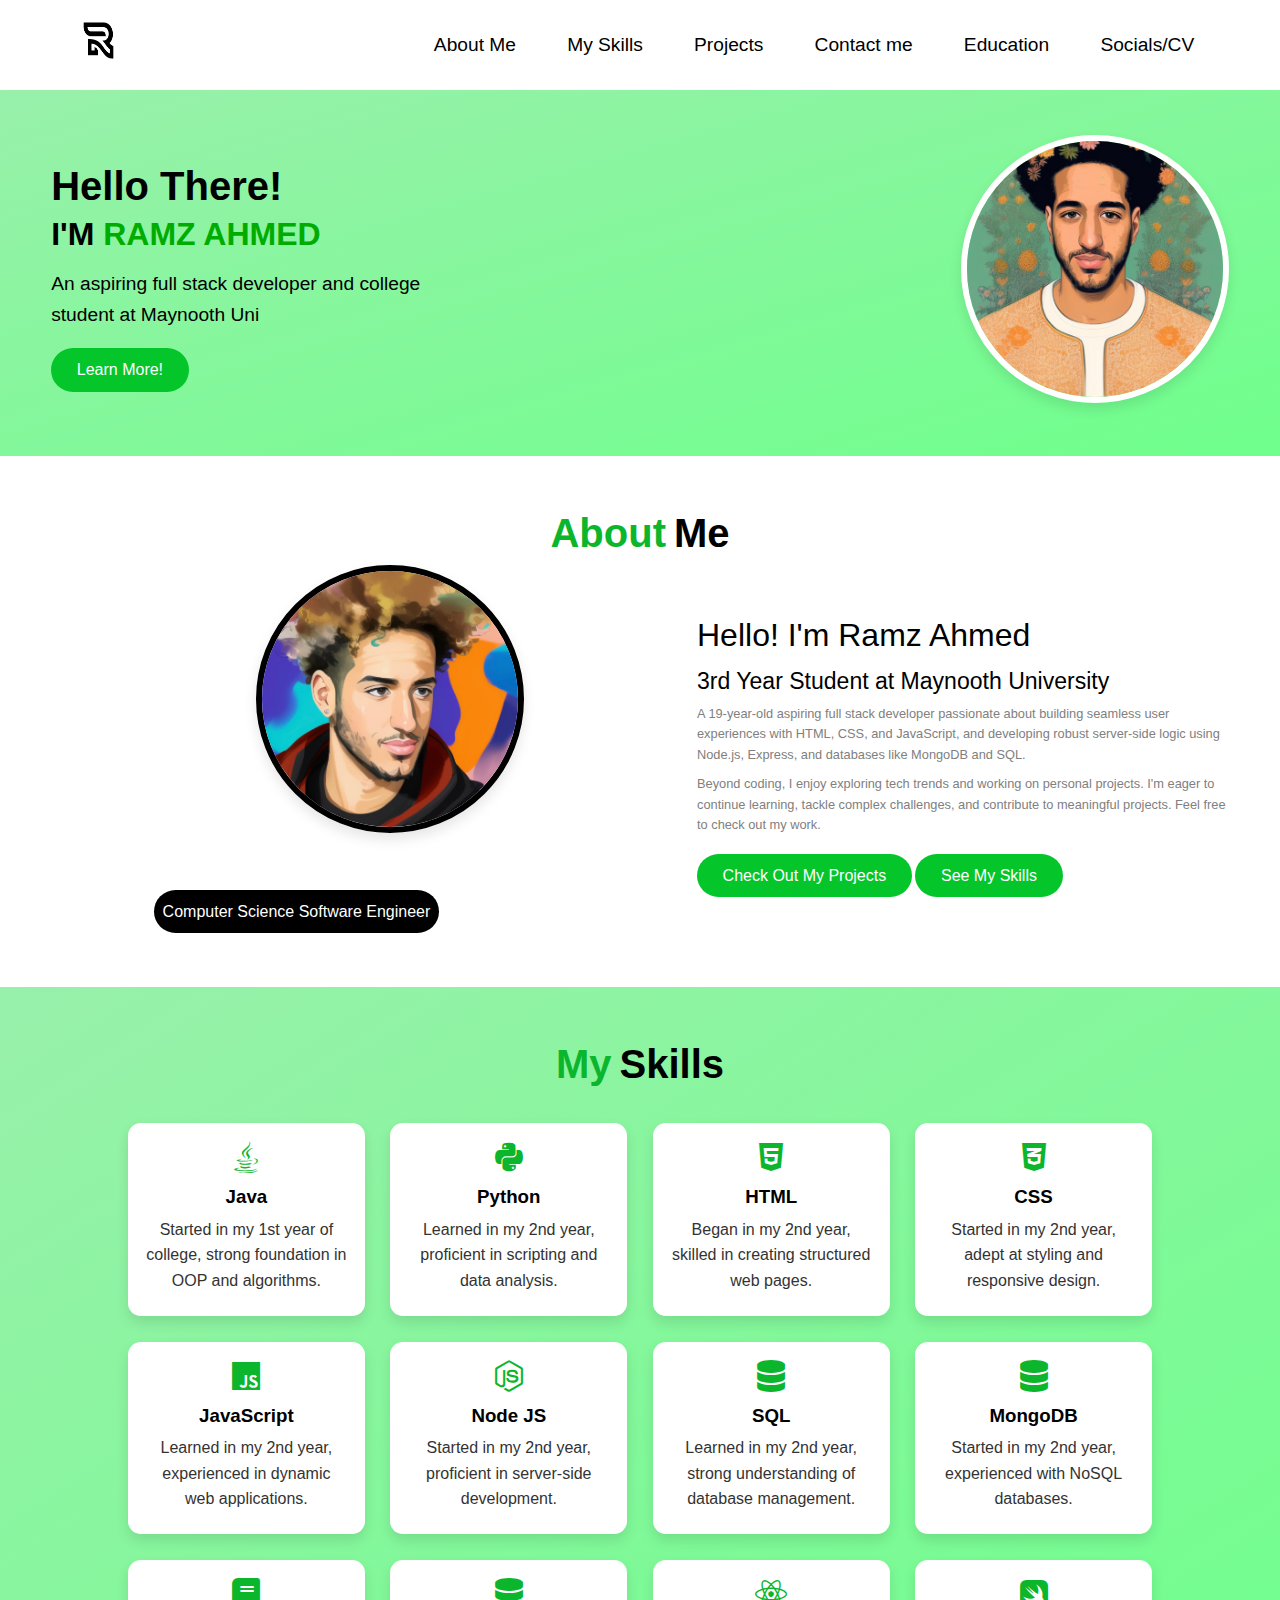
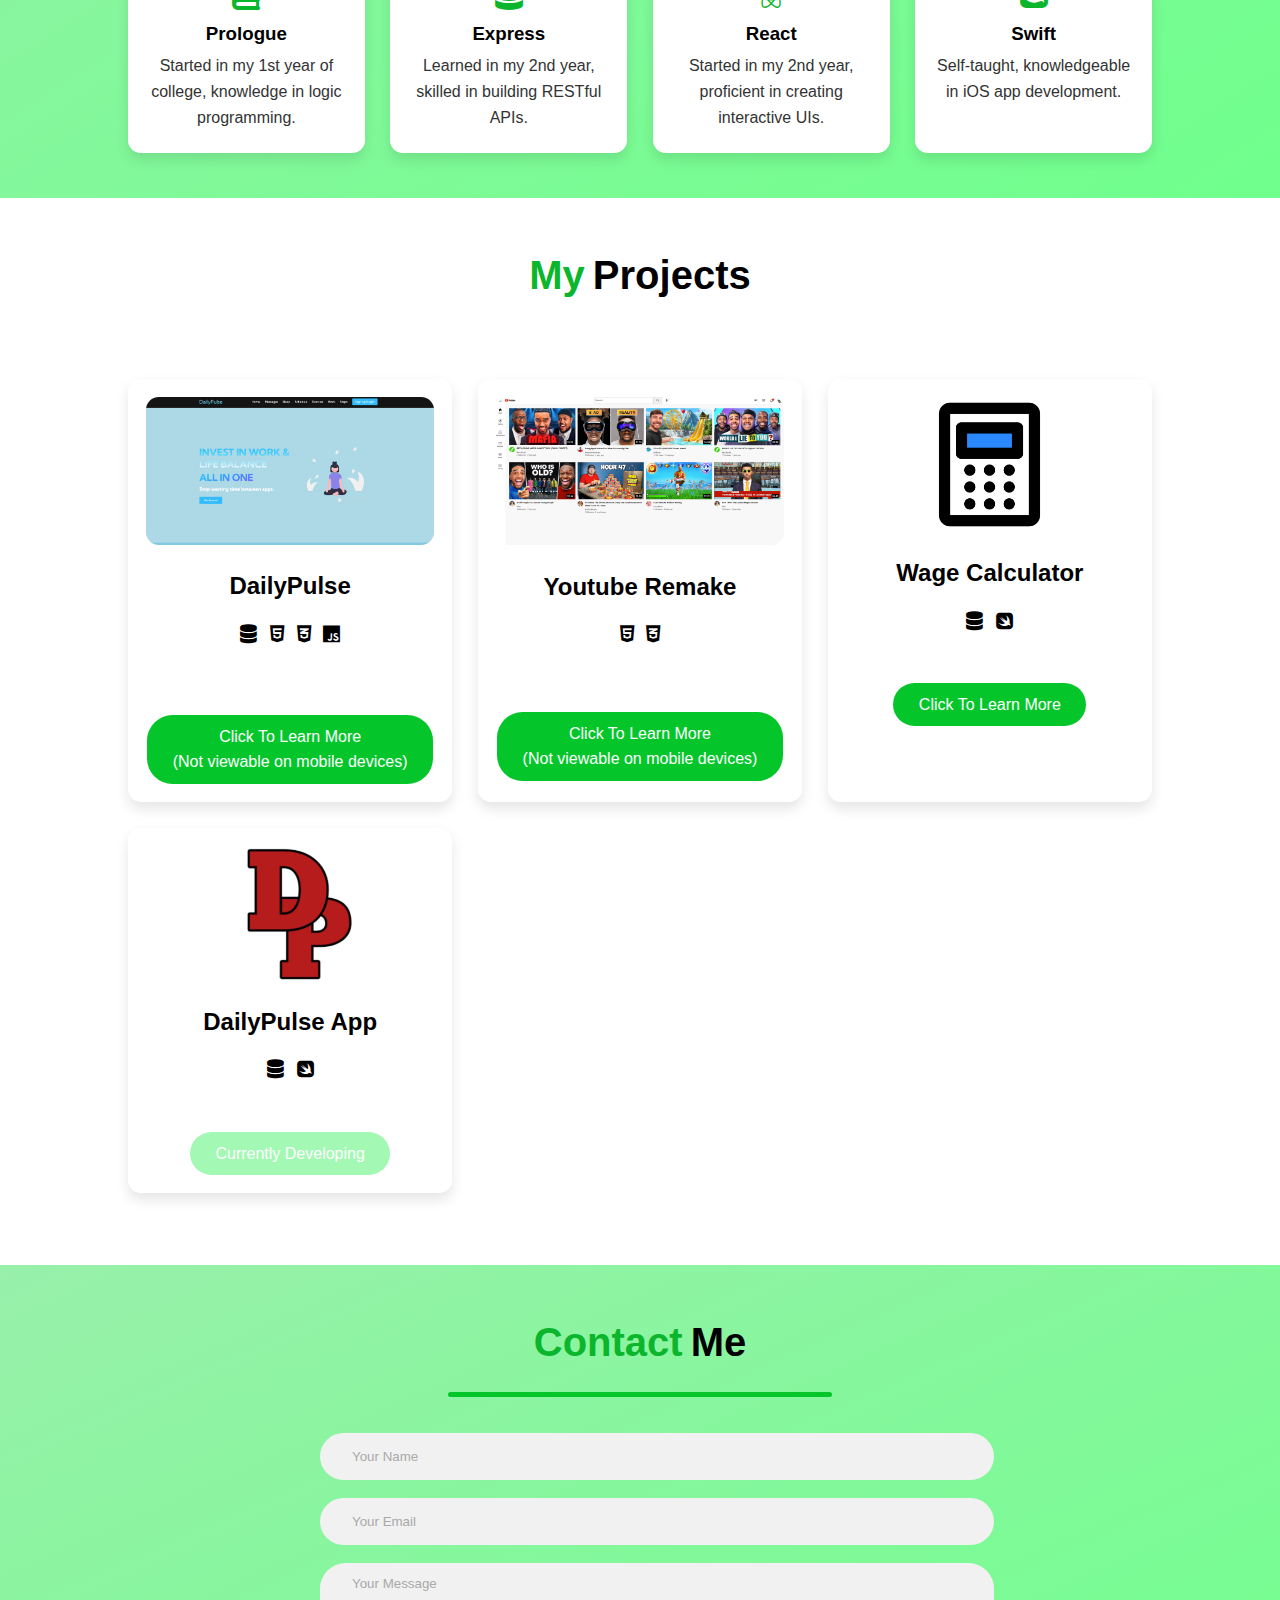
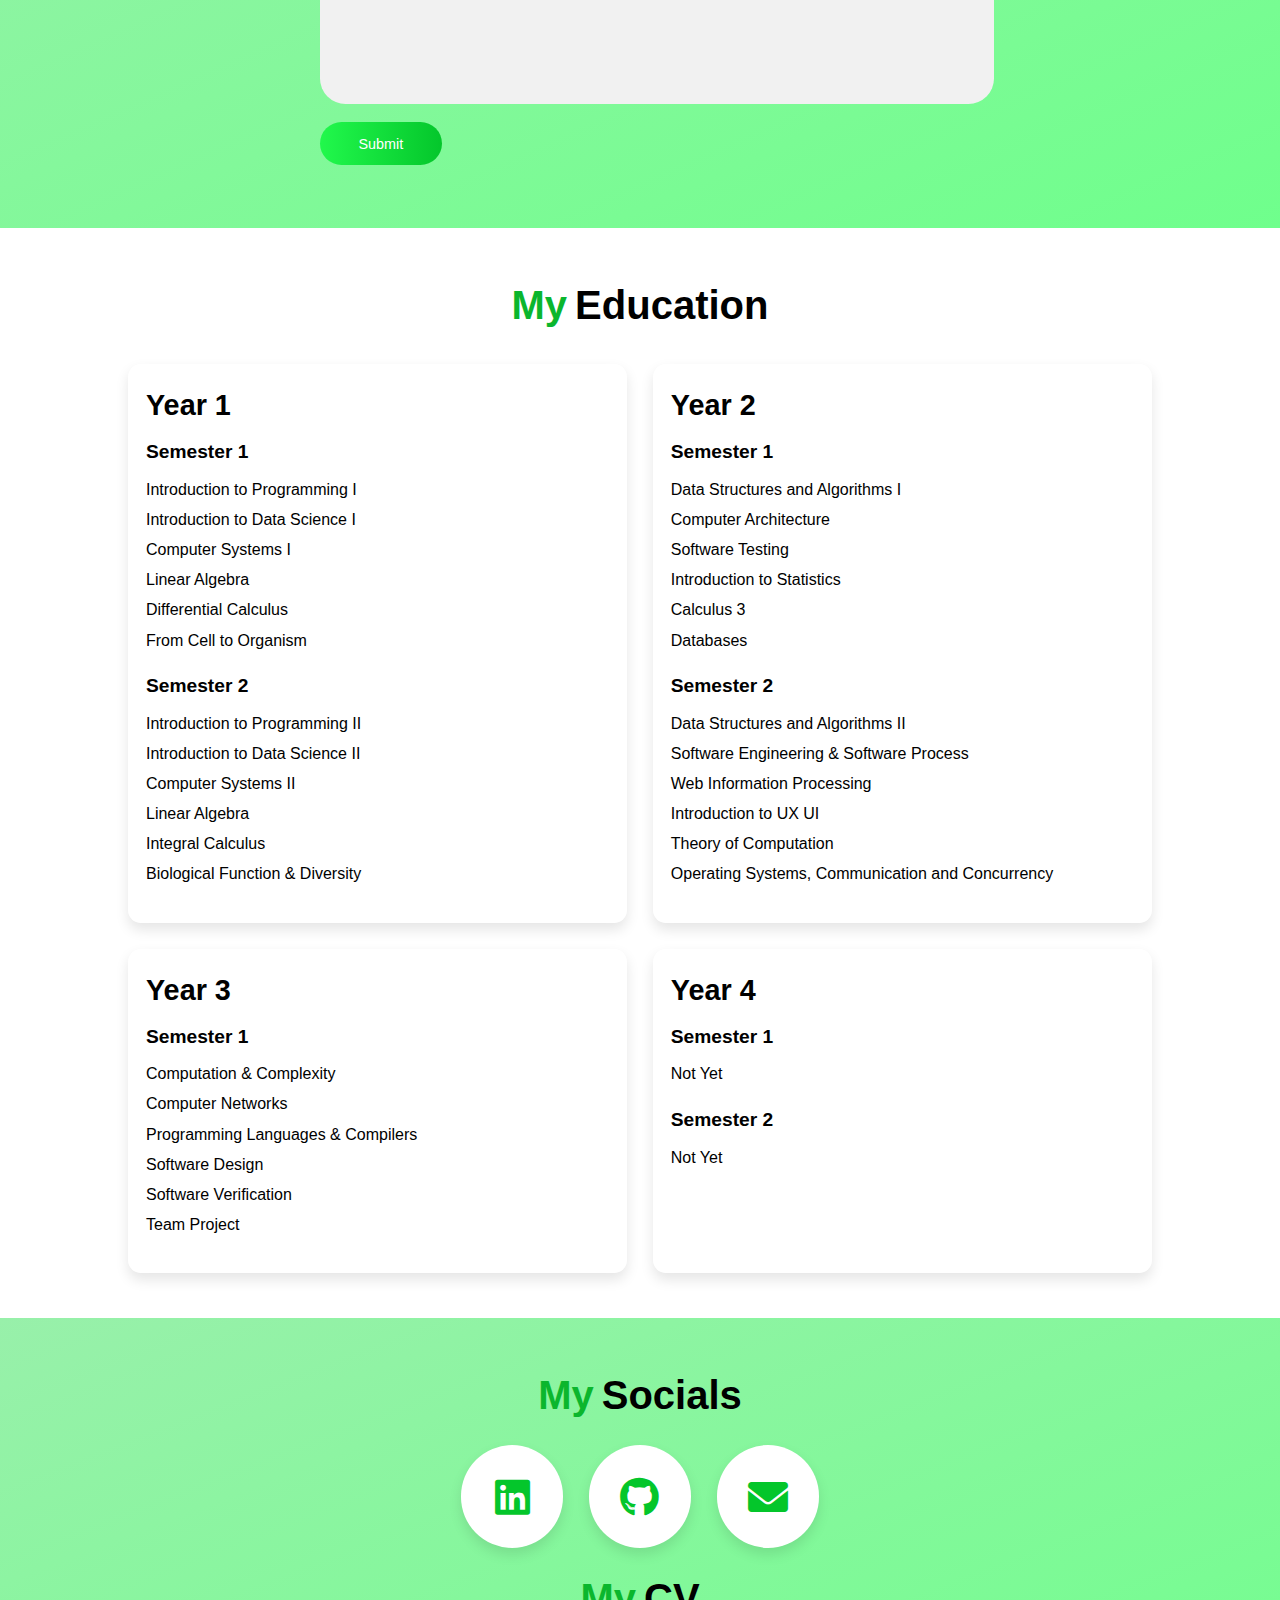
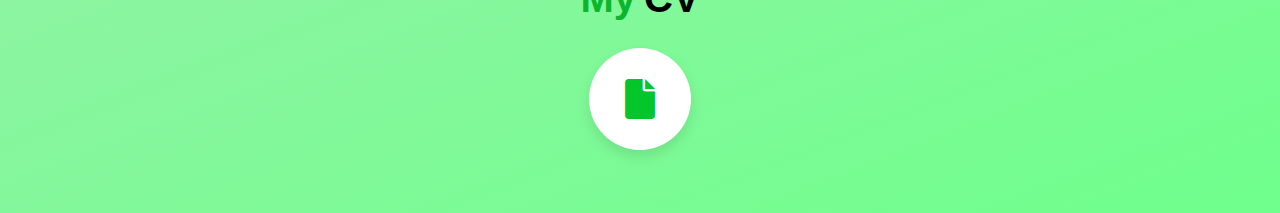
<file: index.html>
<!DOCTYPE html>
<html lang="en">
<head>
  <meta charset="UTF-8">
  <meta name="viewport" content="width=device-width, initial-scale=1.0">
  <title>Ramz Ahmed Portfolio</title>
  <link rel="stylesheet" href="/css/index.css">
  <link rel="stylesheet" href="https://cdnjs.cloudflare.com/ajax/libs/font-awesome/6.0.0-beta3/css/all.min.css">
  <script src="/js/index.js"></script>
</head>
<body>
  <!--navbar-->
  <nav class="navbar">
    <div class="navbar__container">
      <a href="/index.html"><img src="/images/R.png" class="navbar_logo" alt="Logo"></a>
      <ul class="navbar_menu">
        <li class="navbar_item"><a href="#about_me">About Me</a></li>
        <li class="navbar_item"><a href="#skills">My Skills</a></li>
        <li class="navbar_item"><a href="#projects">Projects</a></li>
        <li class="navbar_item"><a href="#contact">Contact me</a></li>
        <li class="navbar_item"><a href="#educationSection">Education</a></li>
        <li class="navbar_item"><a href="#socialSection">Socials/CV</a></li>
      </ul>
    </div>
  </nav>

  <!-- Introduction -->
  <section class="aboutMe">
    <div class="aboutMe_container">
      <div class="text">
        <h1 class="hello">Hello There!</h1>
        <h2 class="name">I'M <span class="nameHere">RAMZ AHMED</span></h2>
        <p class="smallDesc" id="typewriter">An aspiring full stack developer and college student at Maynooth University!</p>
        <a class="buttonLink" href="#about_me">Learn More!</a>
      </div>
      <div class="aboutMe_picture">
        <img src="/images/IMG_7249.jpg" class="myPicture" alt="Ramz Ahmed">
      </div>
    </div>
  </section>

  <!-- About Me -->
  <section class="about" id="about_me">
    <div class="aboutTitle"><span class="Abouthere">About</span> Me</div>
    <div class="about_container">
      <div class="aboutPicture">
        <img src="/images/IMG_7255.jpg" class="myPicture2" alt="Ramz Ahmed">
        <p class="current">Computer Science Software Engineer</p>
      </div>
      <div class="aboutInfo">
        <div class="introToMe">Hello! I'm Ramz Ahmed</div>
        <div class="miniBio">3rd Year Student at Maynooth University</div>
        <div class="longAbout">A 19-year-old aspiring full stack developer passionate about building seamless user experiences with HTML, CSS, and JavaScript, and developing robust server-side logic using Node.js, Express, and databases like MongoDB and SQL.</div>
        <div class="longAbout2">Beyond coding, I enjoy exploring tech trends and working on personal projects. I'm eager to continue learning, tackle complex challenges, and contribute to meaningful projects. Feel free to check out my work.</div>
        <div class="buttonsHere">
          <a class="buttonLink" href="#projects">Check Out My Projects</a>
          <a class="buttonLink" href="#skills">See My Skills</a>
        </div>
      </div>
    </div>
  </section>


  <!--Skills-->
    <section class="skillsSection" id="skills">
      <div class="SkillsTitle"><span class="Abouthere">My</span> Skills</div>
      <div class="skills_container">
        <div class="skill java">
          <i class="fa-brands fa-java"></i>
          <h3>Java</h3>
          <p>Started in my 1st year of college, strong foundation in OOP and algorithms.</p>
        </div>
        <div class="skill python">
          <i class="fa-brands fa-python"></i>
          <h3>Python</h3>
          <p>Learned in my 2nd year, proficient in scripting and data analysis.</p>
        </div>
        <div class="skill html">
          <i class="fa-brands fa-html5"></i>
          <h3>HTML</h3>
          <p>Began in my 2nd year, skilled in creating structured web pages.</p>
        </div>
        <div class="skill css">
          <i class="fa-brands fa-css3-alt"></i>
          <h3>CSS</h3>
          <p>Started in my 2nd year, adept at styling and responsive design.</p>
        </div>
        <div class="skill javaScript">
          <i class="fa-brands fa-js"></i>
          <h3>JavaScript</h3>
          <p>Learned in my 2nd year, experienced in dynamic web applications.</p>
        </div>
        <div class="skill nodeJS">
          <i class="fa-brands fa-node-js"></i>
          <h3>Node JS</h3>
          <p>Started in my 2nd year, proficient in server-side development.</p>
        </div>
        <div class="skill sql">
          <i class="fa-solid fa-database"></i>
          <h3>SQL</h3>
          <p>Learned in my 2nd year, strong understanding of database management.</p>
        </div>
        <div class="skill mongoDB">
          <i class="fa-solid fa-database"></i>
          <h3>MongoDB</h3>
          <p>Started in my 2nd year, experienced with NoSQL databases.</p>
        </div>
        <div class="skill prolog">
          <i class="fa fa-book"></i>
          <h3>Prologue</h3>
          <p>Started in my 1st year of college, knowledge in logic programming.</p>
        </div>
        <div class="skill express">
          <i class="fa-solid fa-database"></i>
          <h3>Express</h3>
          <p>Learned in my 2nd year, skilled in building RESTful APIs.</p>
        </div>
        <div class="skill react">
          <i class="fa-brands fa-react"></i>
          <h3>React</h3>
          <p>Started in my 2nd year, proficient in creating interactive UIs.</p>
        </div>
        <div class="skill swift">
          <i class="fa-brands fa-swift"></i>
          <h3>Swift</h3>
          <p>Self-taught, knowledgeable in iOS app development.</p>
        </div>
      </div>
    </section>

<!-- Projects -->
<section class="projectSection" id="projects">
  <div class="projectTitle"><span class="Abouthere">My</span> Projects</div>
  <div class="projects_container">
    <div class="project">
      <img src="/images/Screenshot 2024-07-10 at 09.21.18.png" alt="DailyPulse">
      <h3>DailyPulse</h3>
      <div class="madeFrom">
        <i class="fa-solid fa-database"></i>
        <i class="fa-brands fa-html5"></i>
        <i class="fa-brands fa-css3-alt"></i>
        <i class="fa-brands fa-js"></i>
      </div>
      <a href="/html/dailypulseWeb.html" class="buttonLink buttonLinkBottom1">
        Click To Learn More
        <br>
        (Not viewable on mobile devices)
      </a>
    </div>
    <div class="project">
      <img src="/images/Screenshot 2024-07-10 at 09.23.27.png" alt="Youtube Remake">
      <h3>Youtube Remake</h3>
      <div class="madeFrom">
        <i class="fa-brands fa-html5"></i>
        <i class="fa-brands fa-css3-alt"></i>
      </div>
      <a href="/html/youtubeWeb.html" class="buttonLink buttonLinkBottom2">
        Click To Learn More
        <br>
        (Not viewable on mobile devices)
      </a>
    </div>
    <div class="project">
      <img src="/images/calculator-one-icon-1024x1024-2pxb4tpa.png" class="proj" alt="Wage Calculator">
      <h3>Wage Calculator</h3>
      <div class="madeFrom">
        <i class="fa-solid fa-database"></i>
        <i class="fa-brands fa-swift"></i>
      </div>
      <a href="/html/wageCalculatorWeb.html" class="buttonLink buttonLinkBottom3">
        Click To Learn More
      </a>
    </div>
    <div class="project dapp">
      <img src="/images/images.jpg" class="proj" alt="DailyPulse App">
      <h3>DailyPulse App</h3>
      <div class="madeFrom">
        <i class="fa-solid fa-database"></i>
        <i class="fa-brands fa-swift"></i>
      </div>
      <a class="buttonLink buttonLinkBottom4">
        Currently Developing
      </a>
    </div>
  </div>
</section>

<!-- Contact -->
<section class="contact" id="contact">
  <div class="contactTitle"><span class="Abouthere">Contact</span> Me</div>
  <div class="contact_container">
    <form action="https://api.web3forms.com/submit" method="POST" class="contact_left">
      <div class="contact_left_title">
      <hr>
      </div>
      <input type="hidden" name="access_key" value="96f19ebd-9325-4b9d-975d-16f11ff67927">
      <input type="text" name="name" placeholder="Your Name" class="contact_inputs" required>
      <input type="email" name="email" placeholder="Your Email" class="contact_inputs" required>
      <textarea name="message" placeholder="Your Message" class="contact_inputs" required></textarea>
      <button type="submit" class="contactButton">Submit</button>
    </form>
  </div>
</section>

<!-- Education -->
<section class="education" id="educationSection">
  <div class="educationTitle"><span class="Abouthere">My</span>Education</div>
  <div class="education_container">
    <div class="educationItem">
      <h3>Year 1</h3>
      <div class="modules">
        <h4>Semester 1</h4>
        <ul>
          <li>Introduction to Programming I</li>
          <li>Introduction to Data Science I</li>
          <li>Computer Systems I</li>
          <li>Linear Algebra</li>
          <li>Differential Calculus</li>
          <li>From Cell to Organism</li>
        </ul>
      </div>
      <div class="modules">
        <h4>Semester 2</h4>
        <ul>
          <li>Introduction to Programming II</li>
          <li>Introduction to Data Science II</li>
          <li>Computer Systems II</li>
          <li>Linear Algebra</li>
          <li>Integral Calculus</li>
          <li>Biological Function & Diversity</li>
        </ul>
      </div>
    </div>
    <div class="educationItem">
      <h3>Year 2</h3>
      <div class="modules">
        <h4>Semester 1</h4>
        <ul>
          <li>Data Structures and Algorithms I</li>
          <li>Computer Architecture</li>
          <li>Software Testing</li>
          <li>Introduction to Statistics</li>
          <li>Calculus 3</li>
          <li>Databases</li>
        </ul>
      </div>
      <div class="modules">
        <h4>Semester 2</h4>
        <ul>
          <li>Data Structures and Algorithms II</li>
          <li>Software Engineering & Software Process</li>
          <li>Web Information Processing</li>
          <li>Introduction to UX UI</li>
          <li>Theory of Computation</li>
          <li>Operating Systems, Communication and Concurrency</li>
        </ul>
      </div>
    </div>
    <div class="educationItem">
      <h3>Year 3</h3>
      <div class="modules">
        <h4>Semester 1</h4>
        <ul>
          <li>Computation & Complexity</li>
          <li>Computer Networks</li>
          <li>Programming Languages & Compilers</li>
          <li>Software Design</li>
          <li>Software Verification</li>
          <li>Team Project</li>
        </ul>
      </div>
    </div>
    <div class="educationItem">
      <h3>Year 4</h3>
      <div class="modules">
        <h4>Semester 1</h4>
        <p>Not Yet</p>
      </div>
      <div class="modules">
        <h4>Semester 2</h4>
        <p>Not Yet</p>
      </div>
    </div>
  </div>
</section>

<!-- Socials -->
<section class="socials" id="socialSection">
  <div class="socialTitle"><span class="Abouthere">My</span> Socials</div>
  <div class="social_container">
    <a href="https://www.linkedin.com/in/ramz-ahmed-179688225/" class="icon" target="_blank" rel="noopener noreferrer"><i class="fa-brands fa-linkedin"></i></a>
    <a href="https://github.com/RamzMA" class="icon" target="_blank" rel="noopener noreferrer"><i class="fa-brands fa-github"></i></a>
    <a href="mailto:Ramzahmedm@gmail.com" class="icon"><i class="fa-solid fa-envelope"></i></a>
  </div>
  <div class="resume">
    <div class="socialTitle"><span class="Abouthere">My</span> CV</div>
    <a href="https://github.com/RamzMA" class="icon" target="_blank" rel="noopener noreferrer"><i class="fa-solid fa-file"></i></i></a>
  </div>
</section>
</body>
</html>
</file>
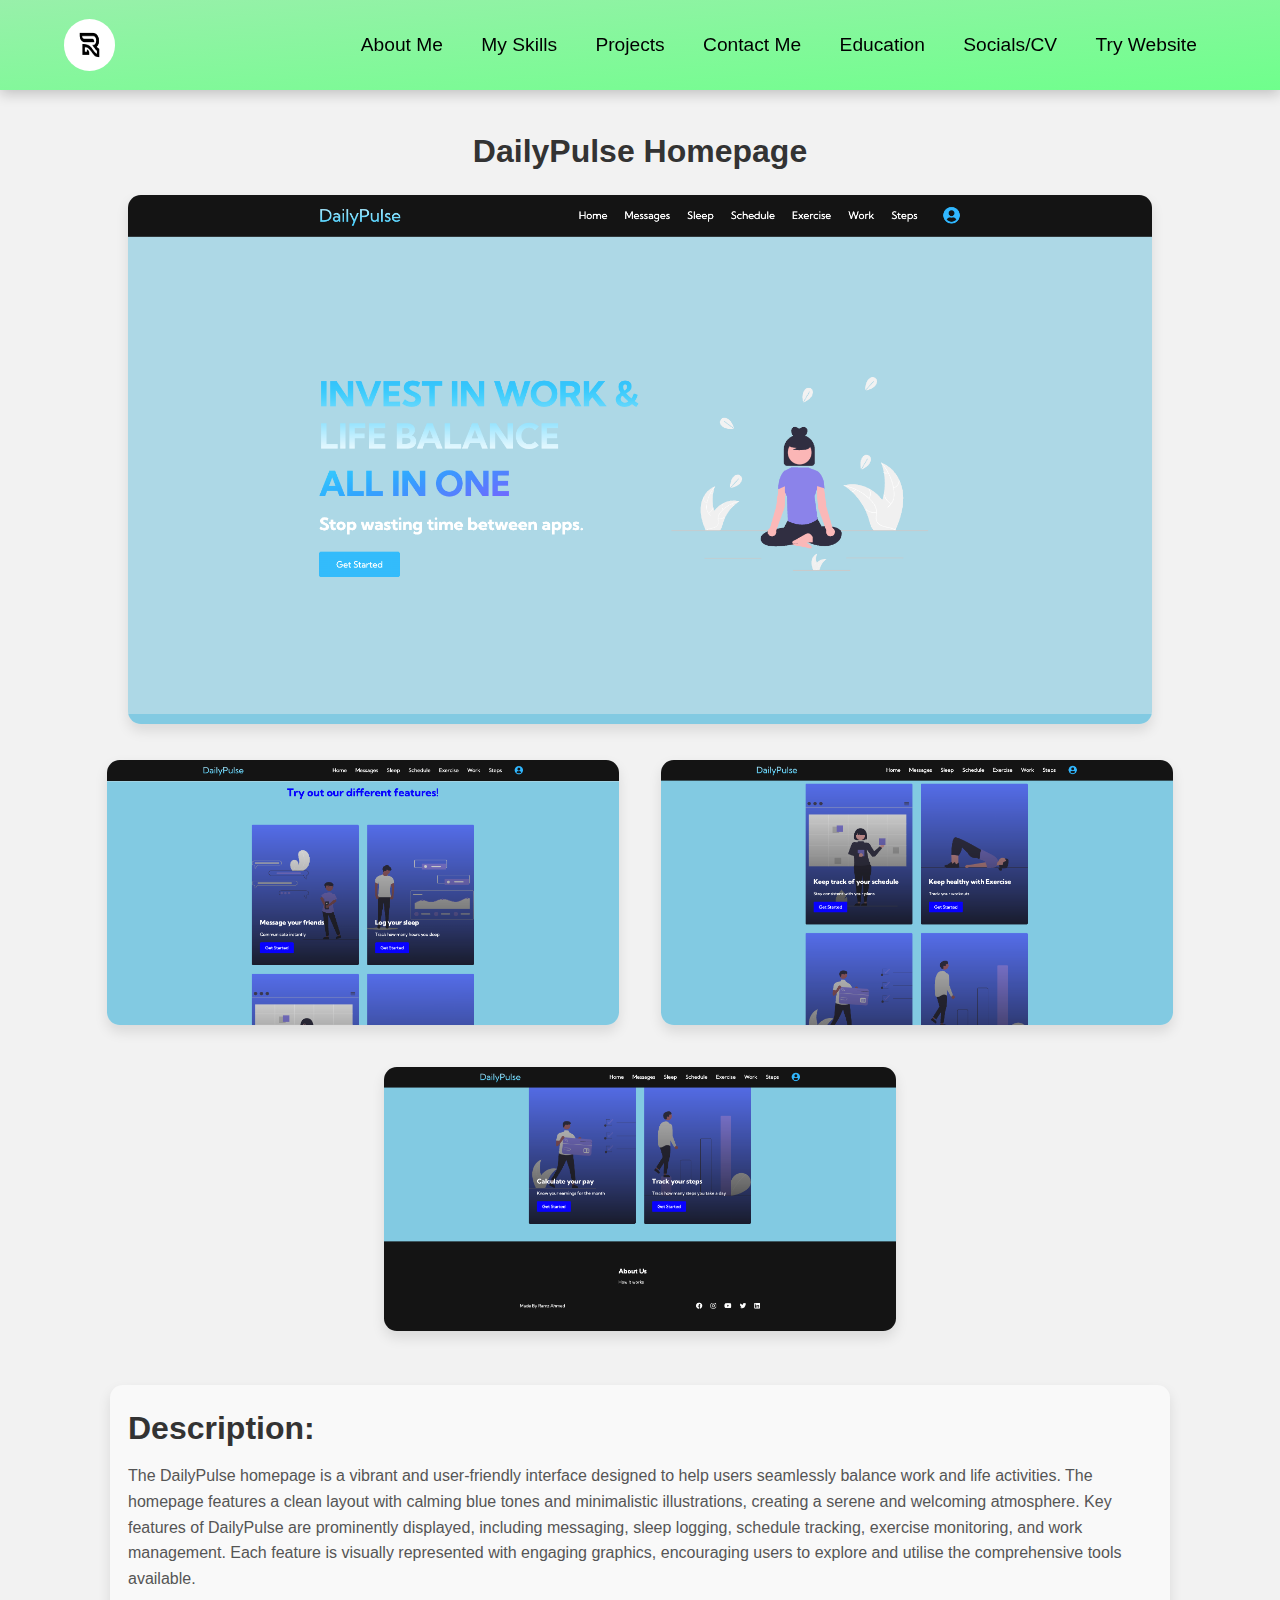
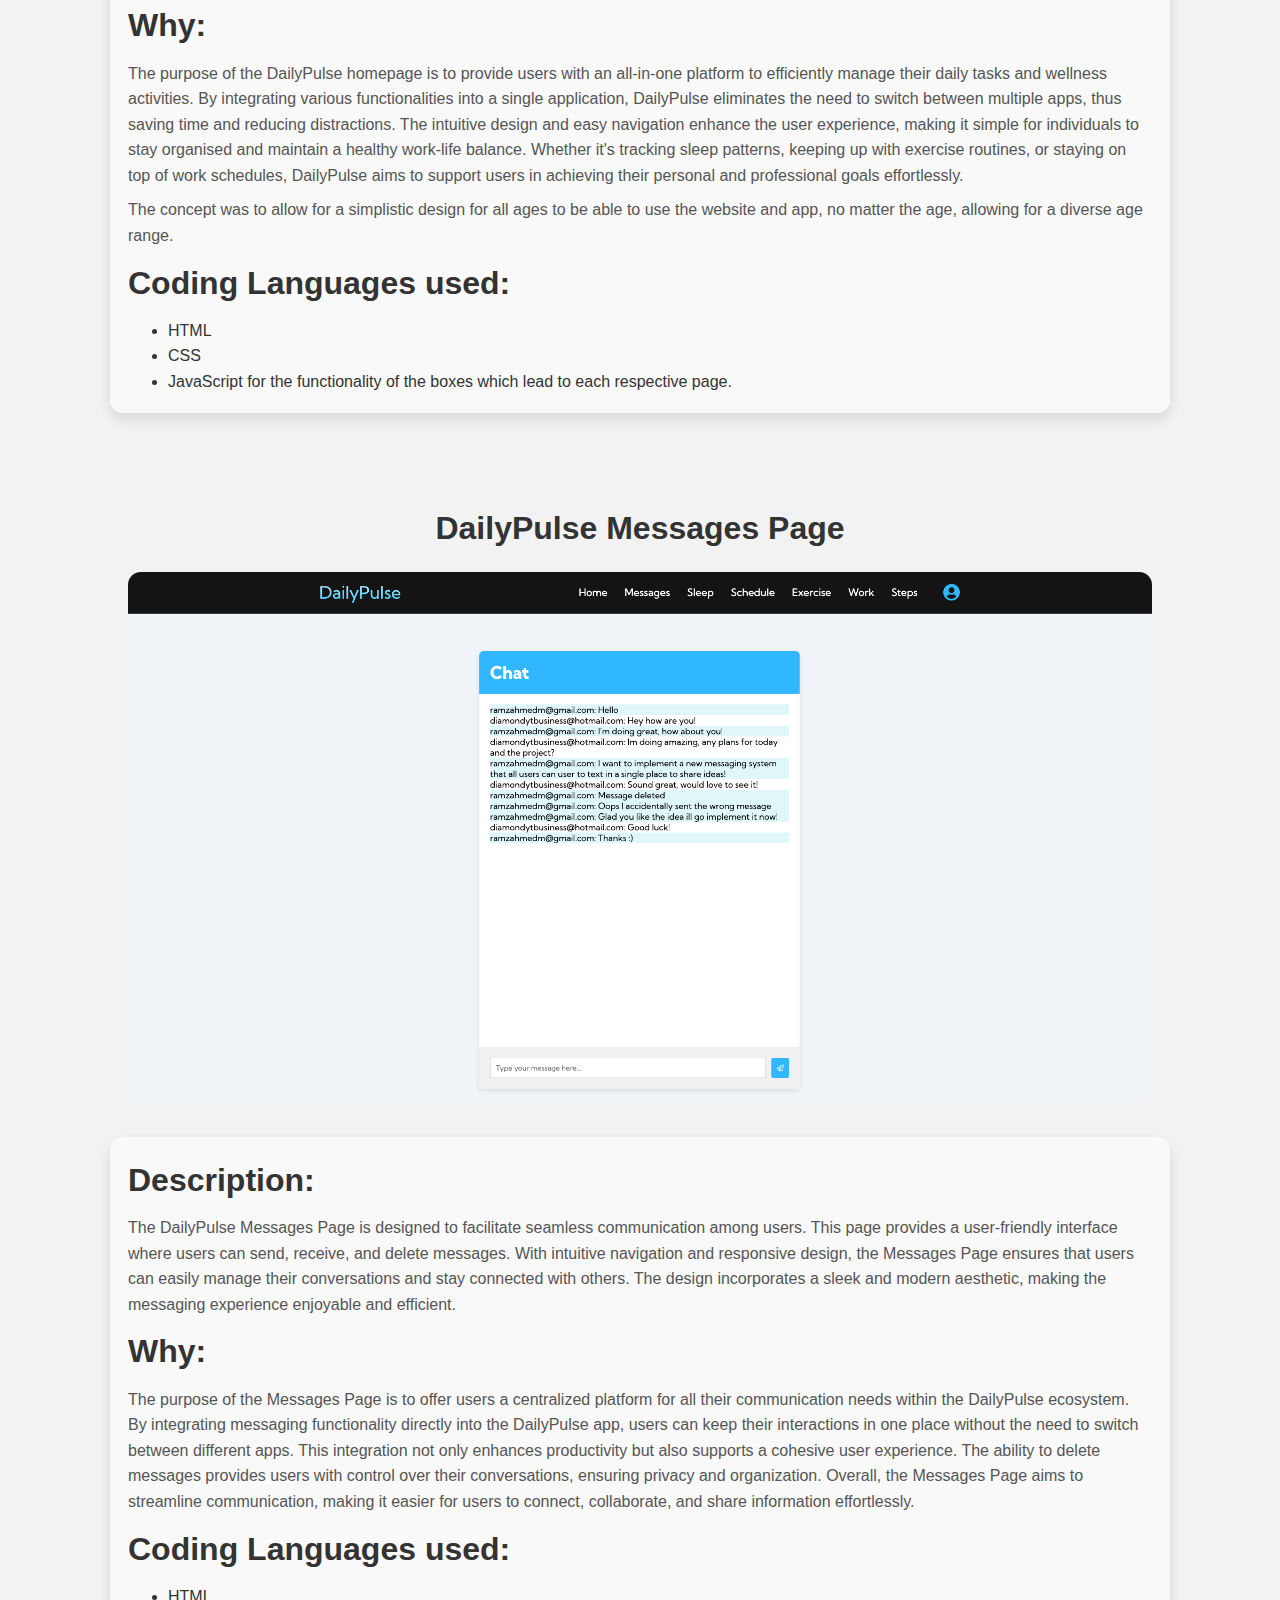
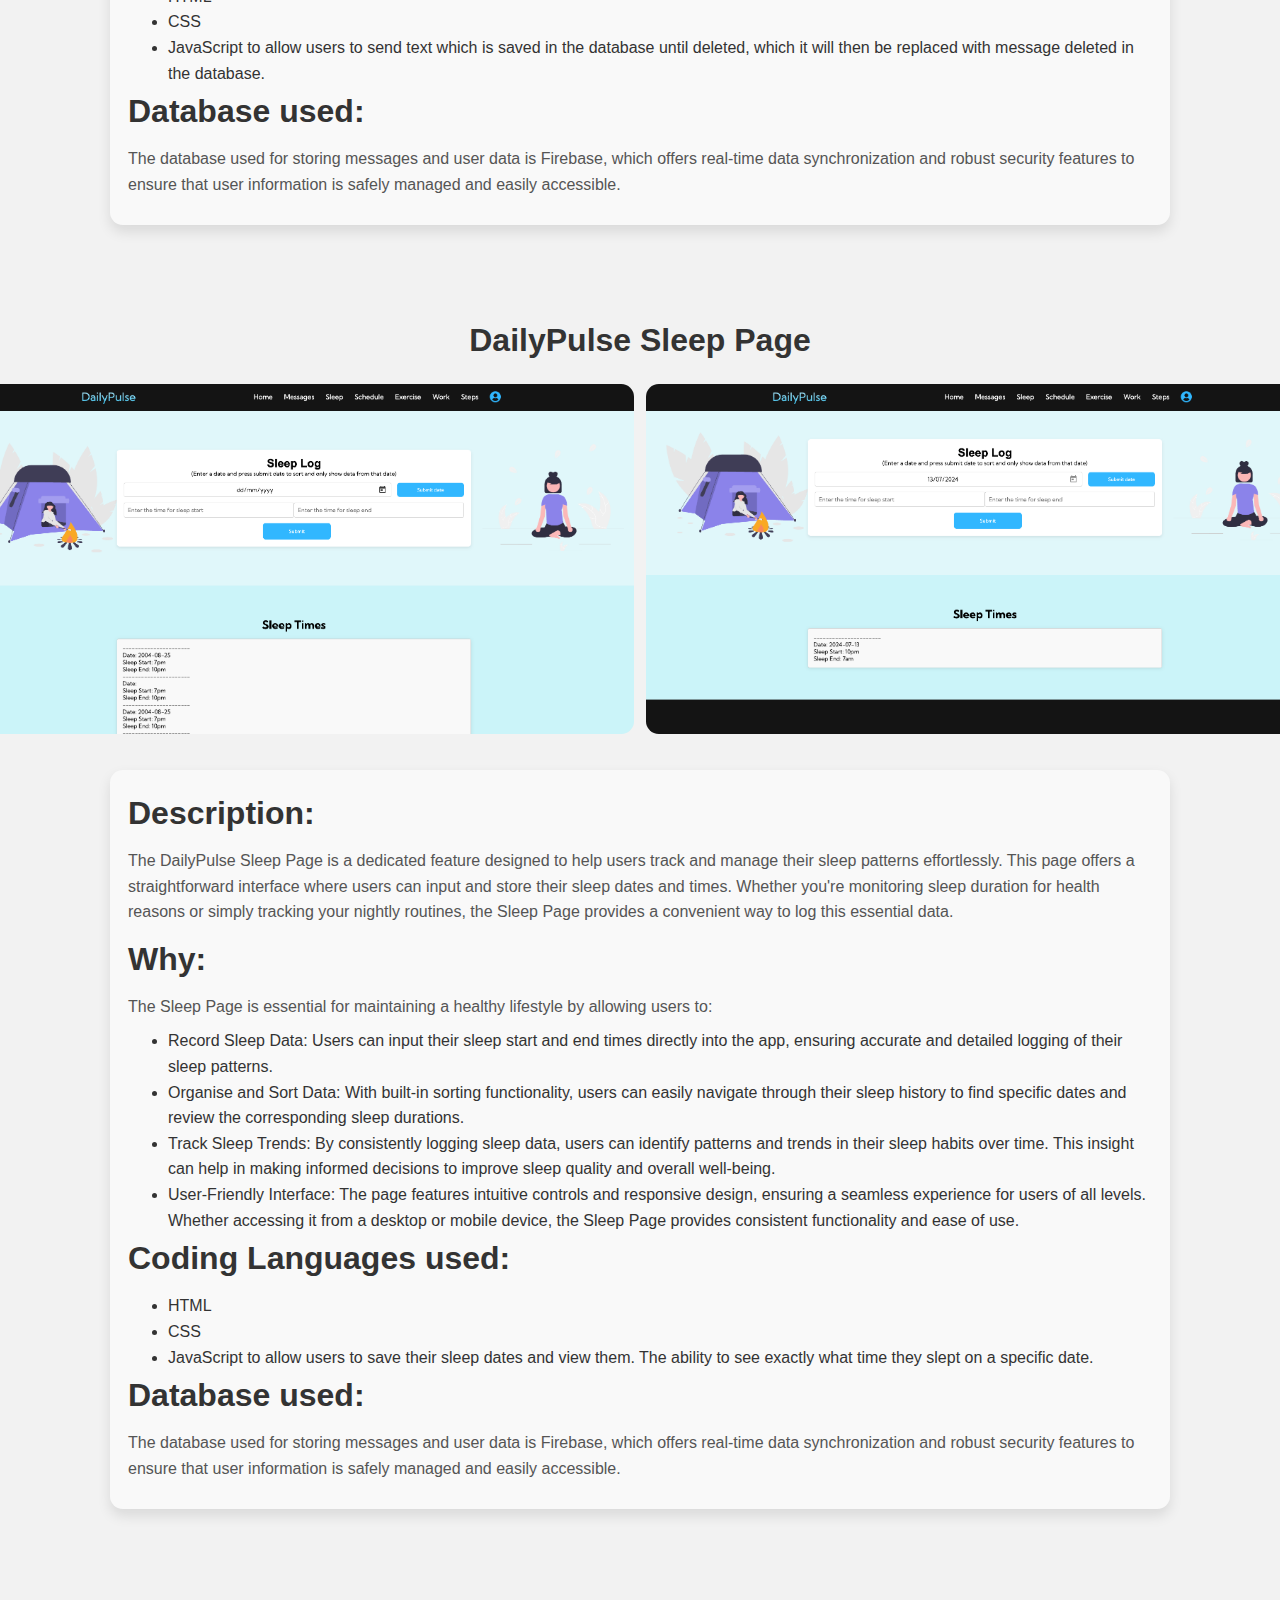
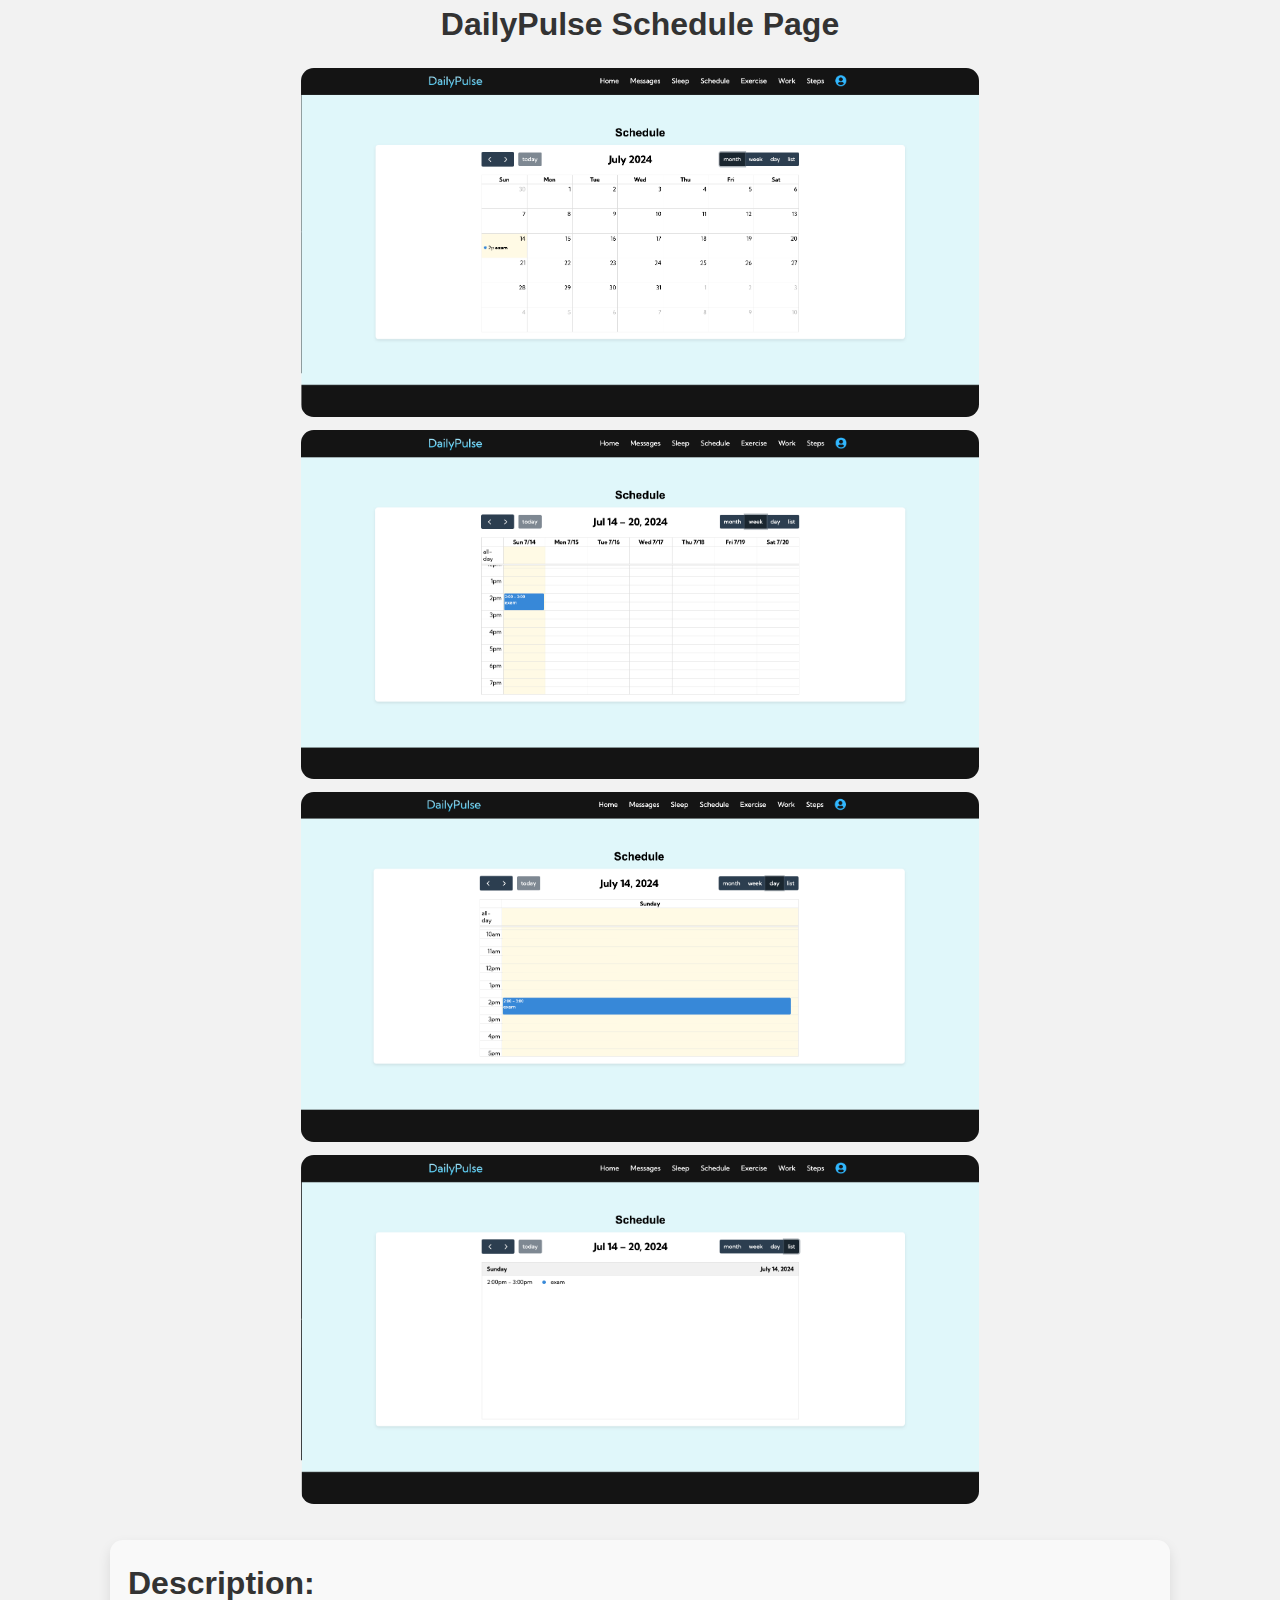
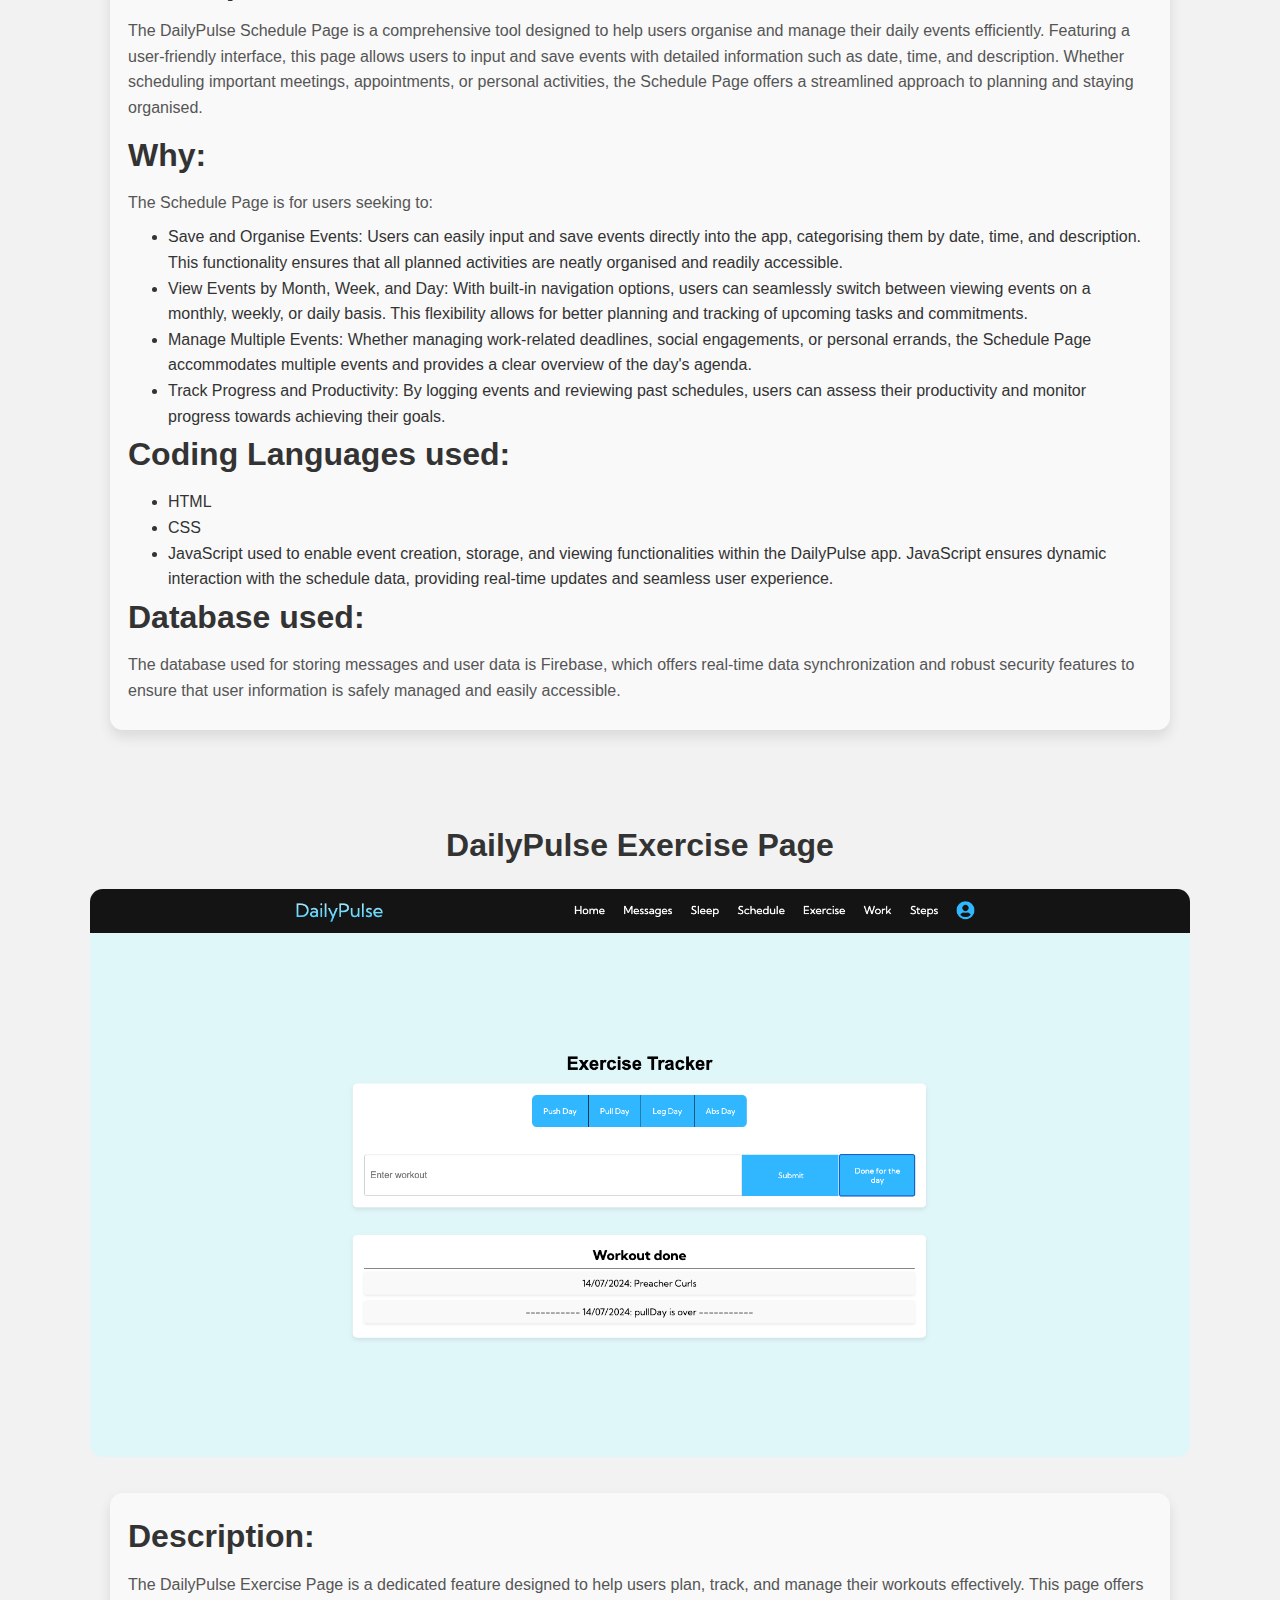
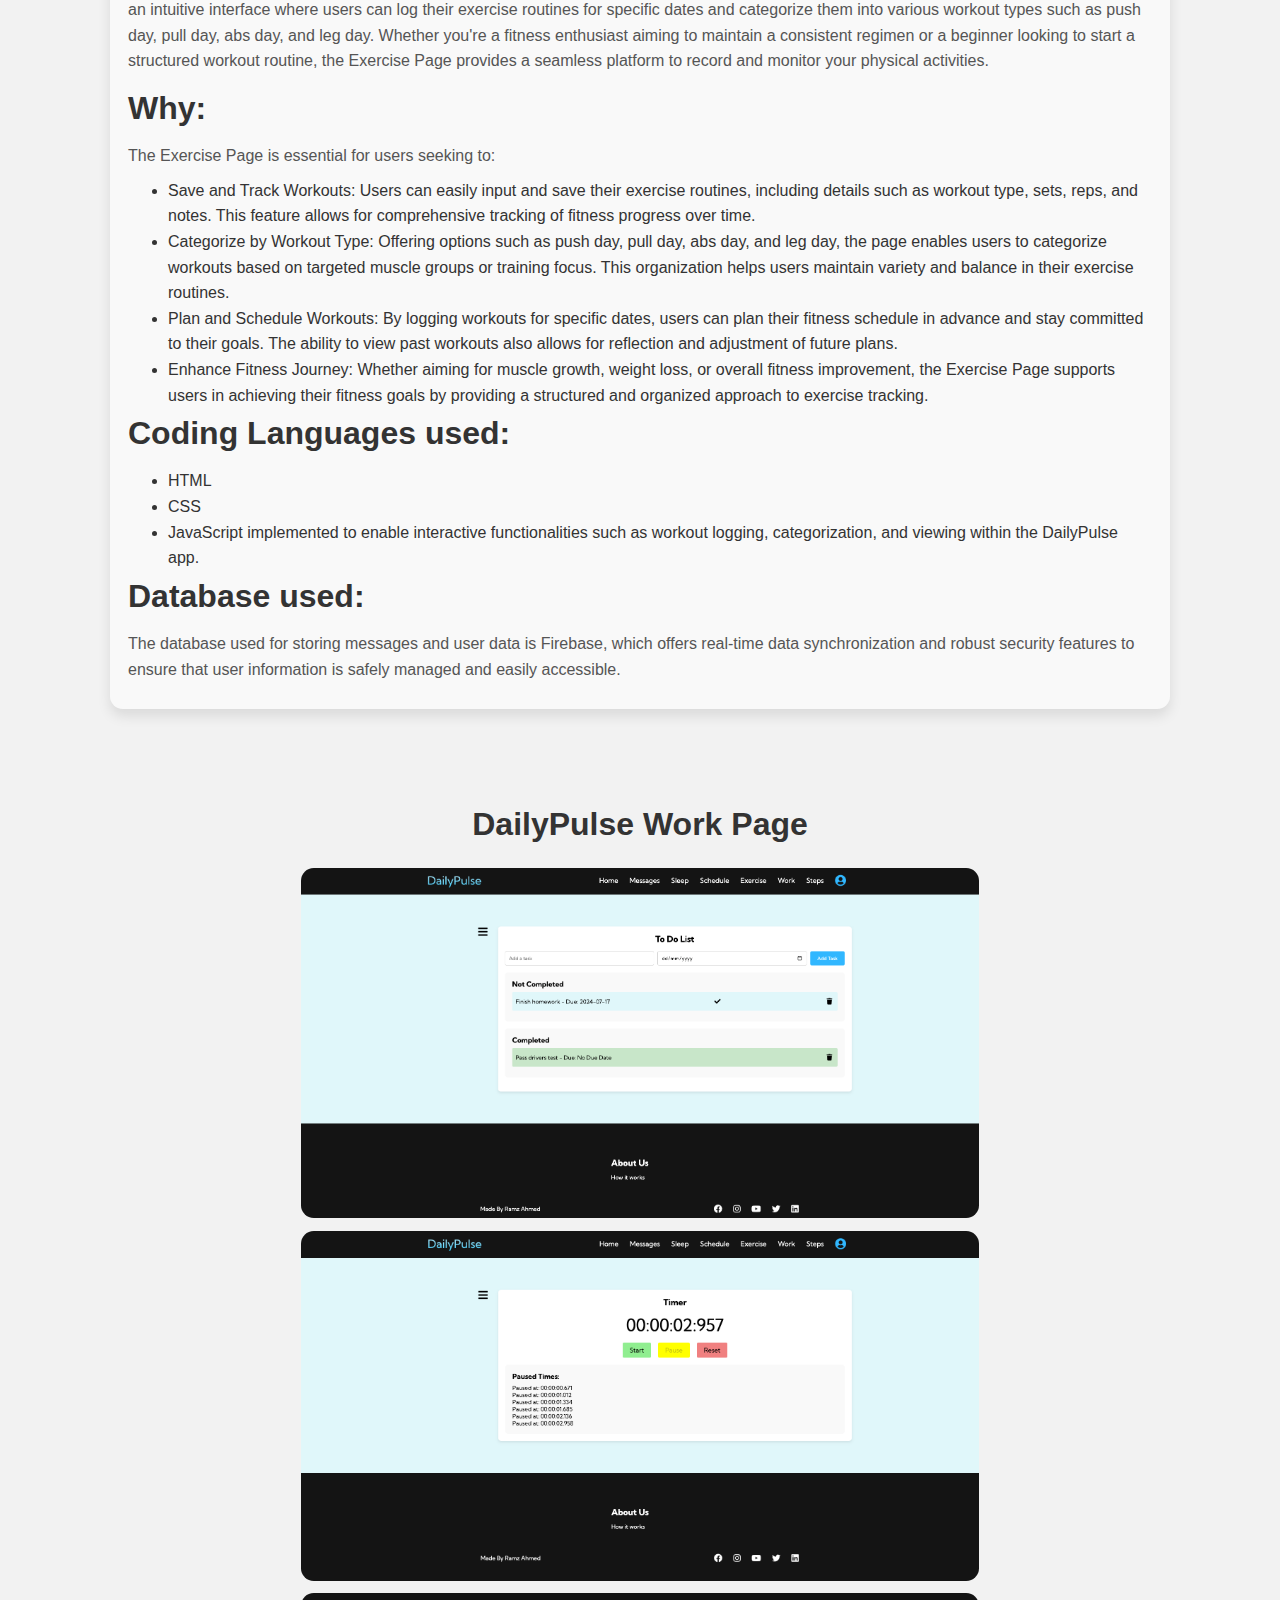
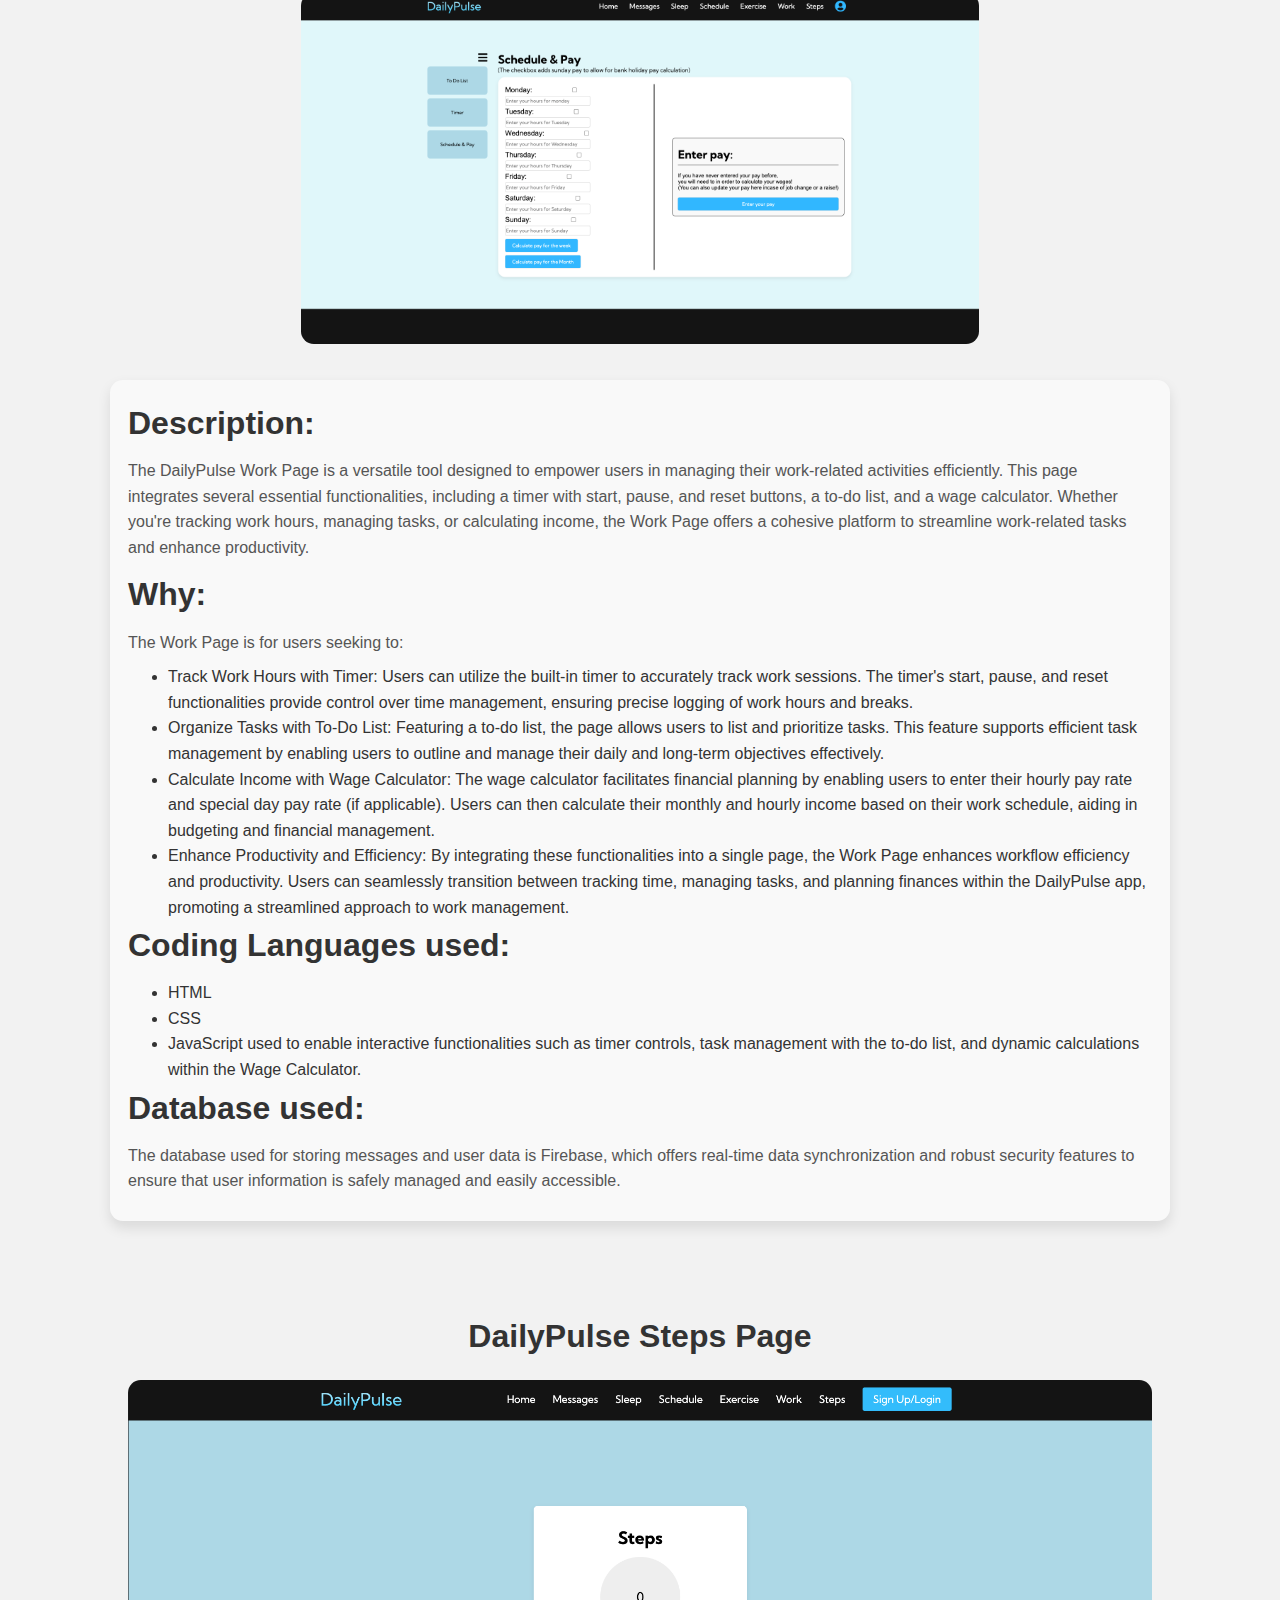
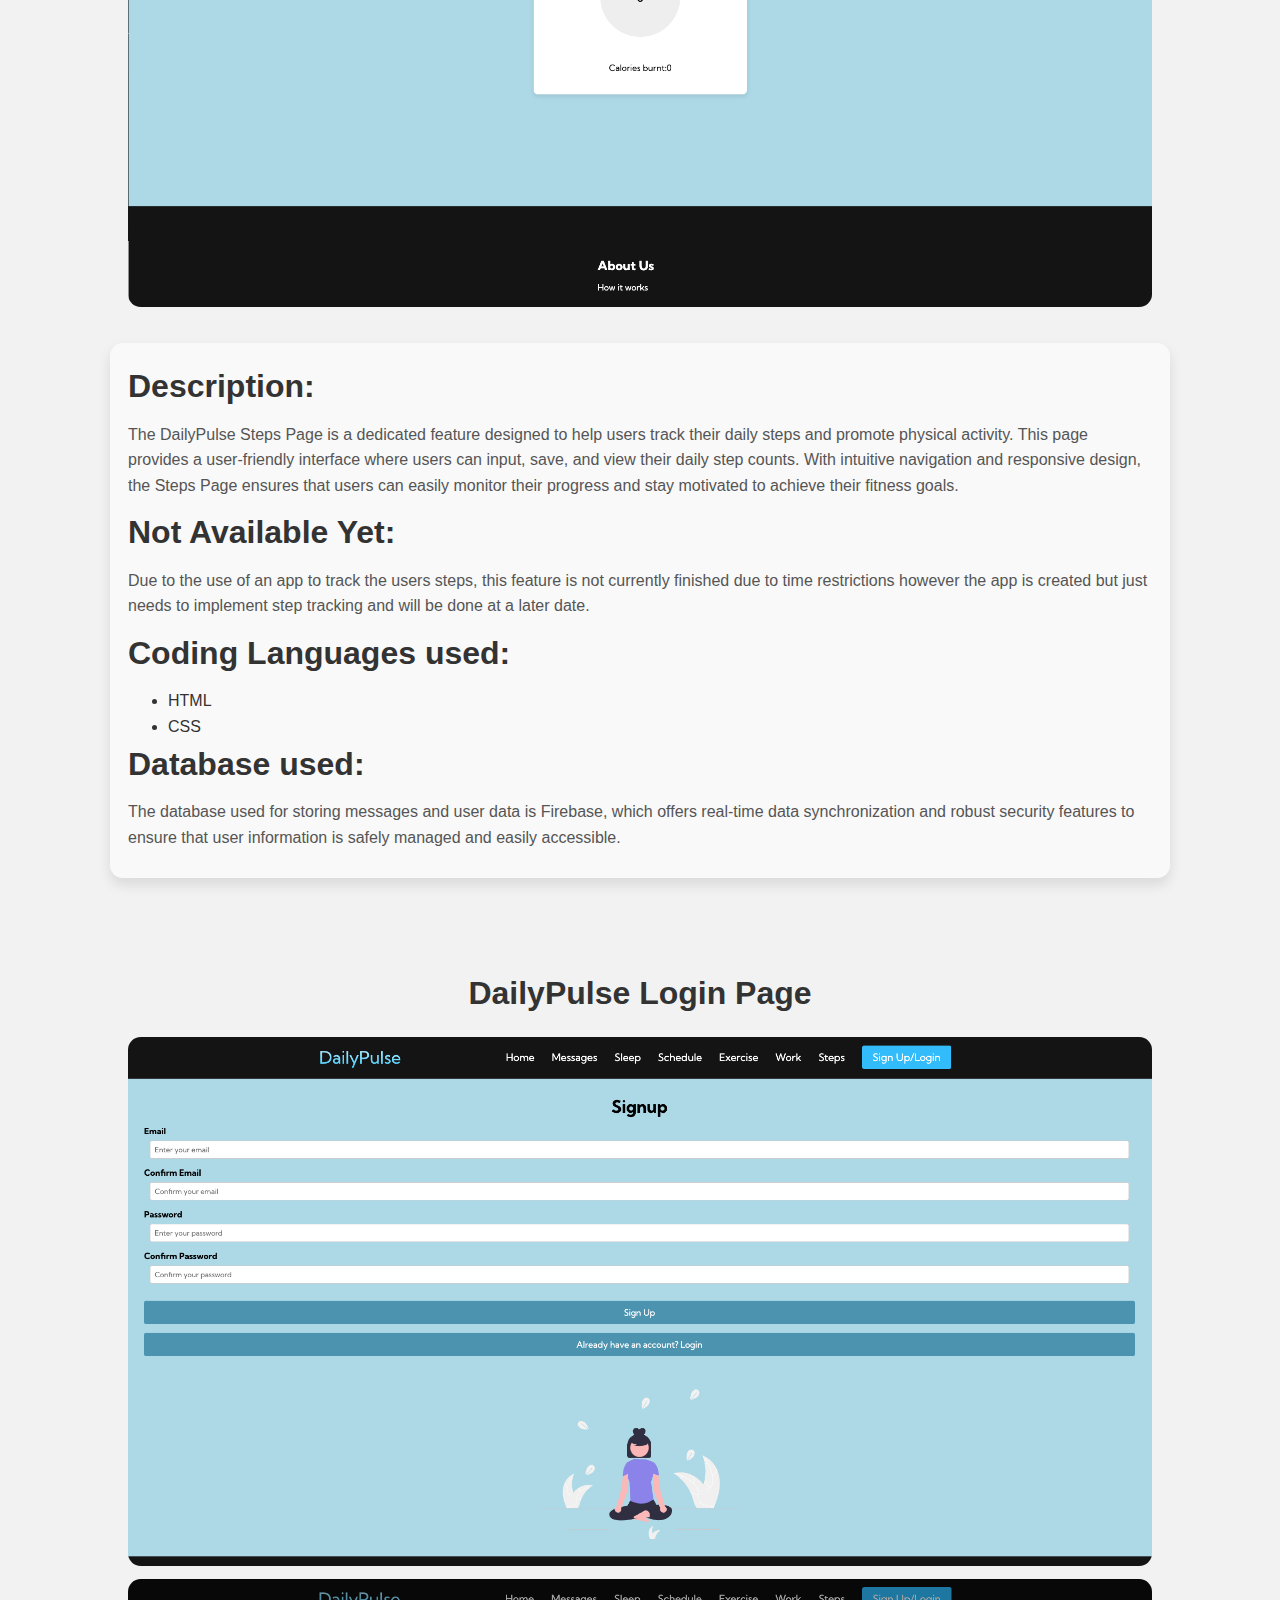
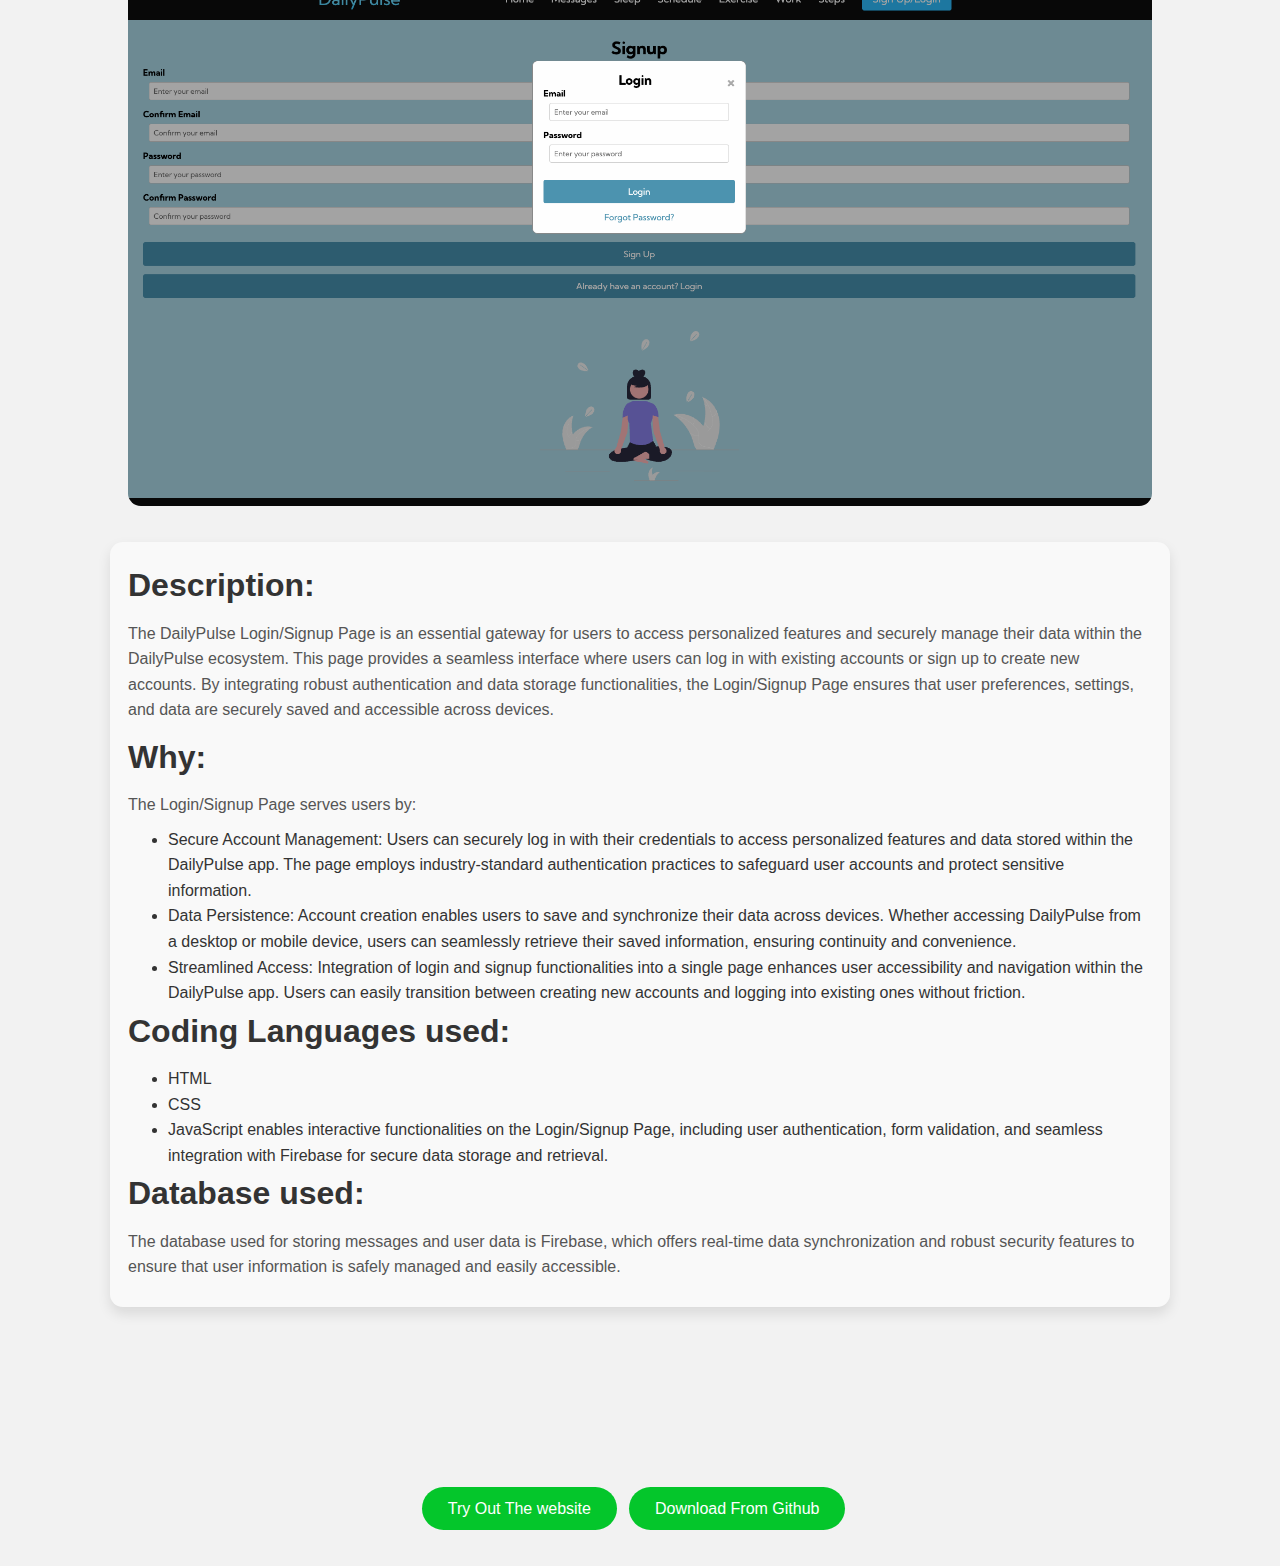
<file: html/dailypulseWeb.html>
<html lang="en">
<head>
  <meta charset="UTF-8">
  <meta name="viewport" content="width=device-width, initial-scale=1.0">
  <title>DailyPulse Web</title>
  <link rel="stylesheet" href="/css/dailypulseWeb.css">
</head>
<body>
    <!-- Navbar -->
    <nav class="navbar">
      <div class="navbar__container">
        <a href="/index.html"><img src="/images/R.png" class="navbar_logo" alt="Logo"></a>
        <ul class="navbar_menu">
          <li class="navbar_item"><a href="/index.html">About Me</a></li>
          <li class="navbar_item"><a href="/index.html">My Skills</a></li>
          <li class="navbar_item"><a href="/index.html">Projects</a></li>
          <li class="navbar_item"><a href="/index.html">Contact Me</a></li>
          <li class="navbar_item"><a href="/index.html">Education</a></li>
          <li class="navbar_item"><a href="/index.html">Socials/CV</a></li>
          <li class="navbar_item"><a href="#checkoutproject">Try Website</a></li>

        </ul>
      </div>
    </nav>

    <!-- DailyPulse Homepage -->
    <section class="dailypulseHome">
      <div class="Title">
        <h1>DailyPulse Homepage</h1>
      </div>
      <div class="pictureOneHome">
        <img class="homePic1" src="/images/DPPAGE1.png" alt="DailyPulse Home Page 1">
      </div>
      <div class="pictureTwoThreeFourHome">
        <img class="homePic" src="/images/DPPAGE2.png" alt="DailyPulse Home Page 2">
        <img class="homePic" src="/images/DPPAGE3.png" alt="DailyPulse Home Page 3">
        <img class="homePic" src="/images/DPPAGE4.png" alt="DailyPulse Home Page 4">
      </div>
      <div class="Text">
        <h1 class="Description">Description:</h1>
        <p class="Desc">The DailyPulse homepage is a vibrant and user-friendly interface designed to help users seamlessly balance work and life activities. The homepage features a clean layout with calming blue tones and minimalistic illustrations, creating a serene and welcoming atmosphere. Key features of DailyPulse are prominently displayed, including messaging, sleep logging, schedule tracking, exercise monitoring, and work management. Each feature is visually represented with engaging graphics, encouraging users to explore and utilise the comprehensive tools available.</p>
        <h1 class="Why">Why:</h1>
        <p class="whyDesc">The purpose of the DailyPulse homepage is to provide users with an all-in-one platform to efficiently manage their daily tasks and wellness activities. By integrating various functionalities into a single application, DailyPulse eliminates the need to switch between multiple apps, thus saving time and reducing distractions. The intuitive design and easy navigation enhance the user experience, making it simple for individuals to stay organised and maintain a healthy work-life balance. Whether it's tracking sleep patterns, keeping up with exercise routines, or staying on top of work schedules, DailyPulse aims to support users in achieving their personal and professional goals effortlessly.</p>
        <p>The concept was to allow for a simplistic design for all ages to be able to use the website and app, no matter the age, allowing for a diverse age range.</p>
        <h1 class="codingLanguages">Coding Languages used:</h1>
        <ul class="listOfLanguages">
          <li>HTML</li>
          <li>CSS</li>
          <li>JavaScript for the functionality of the boxes which lead to each respective page.</li>
        </ul>
      </div>
    </section>

  <!--dailyPulse Messages Page-->
  <section class="messagePage">
    <div class="Title Messages">
      <h1>DailyPulse Messages Page</h1>
    </div>
      <div class="imageForMessages">
        <img class="imageMessage" src="/images/DPPAGE5.png" alt="Messages Page">
      </div>
      <div class="Text">
        <h1 class="Description">Description:</h1>
        <p class="Desc">The DailyPulse Messages Page is designed to facilitate seamless communication among users. This page provides a user-friendly interface where users can send, receive, and delete messages. With intuitive navigation and responsive design, the Messages Page ensures that users can easily manage their conversations and stay connected with others. The design incorporates a sleek and modern aesthetic, making the messaging experience enjoyable and efficient.</p>
        <h1 class="Why">Why:</h1>
        <p class="whyDesc">The purpose of the Messages Page is to offer users a centralized platform for all their communication needs within the DailyPulse ecosystem. By integrating messaging functionality directly into the DailyPulse app, users can keep their interactions in one place without the need to switch between different apps. This integration not only enhances productivity but also supports a cohesive user experience. The ability to delete messages provides users with control over their conversations, ensuring privacy and organization. Overall, the Messages Page aims to streamline communication, making it easier for users to connect, collaborate, and share information effortlessly.</p>
        <h1 class="codingLanguages">Coding Languages used:</h1>
        <ul class="listOfLanguages">
          <li>HTML</li>
          <li>CSS</li>
          <li>JavaScript to allow users to send text which is saved in the database until deleted, which it will then be replaced with message deleted in the database.</li>
        </ul>

        <h1 class="Database">Database used:</h1>
        <p class="databaseUsedText">The database used for storing messages and user data is Firebase, which offers real-time data synchronization and robust security features to ensure that user information is safely managed and easily accessible.</p>
      </div>
  </section>

  <!--dailyPulse Sleep Page-->
  <section class="sleepPage">
    <div class="Title Sleep">
      <h1>DailyPulse Sleep Page</h1>
    </div>
      <div class="imageForSleep">
        <img class="imageSleep" src="/images/DPPAGE6.png" alt="Messages Page">
        <img class="imageSleep" src="/images/DPPAGE7.png" alt="Messages Page">
      </div>
      <div class="Text">
        <h1 class="Description">Description:</h1>
        <p class="Desc">The DailyPulse Sleep Page is a dedicated feature designed to help users track and manage their sleep patterns effortlessly. This page offers a straightforward interface where users can input and store their sleep dates and times. Whether you're monitoring sleep duration for health reasons or simply tracking your nightly routines, the Sleep Page provides a convenient way to log this essential data.
        </p>
        <h1 class="Why">Why:</h1>
        <p> The Sleep Page is essential for maintaining a healthy lifestyle by allowing users to:</p>
        <ul>
        <li> Record Sleep Data: Users can input their sleep start and end times directly into the app, ensuring accurate and detailed logging of their sleep patterns.</li>
        <li>Organise and Sort Data: With built-in sorting functionality, users can easily navigate through their sleep history to find specific dates and review the corresponding sleep durations.</li>
        <li> Track Sleep Trends: By consistently logging sleep data, users can identify patterns and trends in their sleep habits over time. This insight can help in making informed decisions to improve sleep quality and overall well-being.</li>
          <li>User-Friendly Interface: The page features intuitive controls and responsive design, ensuring a seamless experience for users of all levels. Whether accessing it from a desktop or mobile device, the Sleep Page provides consistent functionality and ease of use.</li>
        </ul>
        <h1 class="codingLanguages">Coding Languages used:</h1>
        <ul class="listOfLanguages">
          <li>HTML</li>
          <li>CSS</li>
          <li>JavaScript to allow users to save their sleep dates and view them. The ability to see exactly what time they slept on a specific date.</li>
        </ul>

        <h1 class="Database">Database used:</h1>
        <p class="databaseUsedText">The database used for storing messages and user data is Firebase, which offers real-time data synchronization and robust security features to ensure that user information is safely managed and easily accessible.</p>
      </div>
  </section>

  <!--dailyPulse Schedule Page-->
  <section class="schedulePage">
    <div class="Title Schedule">
      <h1>DailyPulse Schedule Page</h1>
    </div>
      <div class="imageForSchedule">
        <img class="imageSchedule" src="/images/DPPAGE8.png" alt="Schedule Page">
        <img class="imageSchedule" src="/images/DPPAGE9.png" alt="Schedule Page">
        <img class="imageSchedule" src="/images/DPPAGE10.png" alt="Schedule Page">
        <img class="imageSchedule" src="/images/DPPAGE11.png" alt="Schedule Page">
      </div>
      <div class="Text">
        <h1 class="Description">Description:</h1>
        <p class="Desc">The DailyPulse Schedule Page is a comprehensive tool designed to help users organise and manage their daily events efficiently. Featuring a user-friendly interface, this page allows users to input and save events with detailed information such as date, time, and description. Whether scheduling important meetings, appointments, or personal activities, the Schedule Page offers a streamlined approach to planning and staying organised.
        </p>
        <h1 class="Why">Why:</h1>
        <p> The Schedule Page is for users seeking to:
        </p>
        <ul>
        <li> Save and Organise Events: Users can easily input and save events directly into the app, categorising them by date, time, and description. This functionality ensures that all planned activities are neatly organised and readily accessible.</li>
        <li>View Events by Month, Week, and Day: With built-in navigation options, users can seamlessly switch between viewing events on a monthly, weekly, or daily basis. This flexibility allows for better planning and tracking of upcoming tasks and commitments.</li>
        <li> Manage Multiple Events: Whether managing work-related deadlines, social engagements, or personal errands, the Schedule Page accommodates multiple events and provides a clear overview of the day's agenda.
        </li>
          <li>Track Progress and Productivity: By logging events and reviewing past schedules, users can assess their productivity and monitor progress towards achieving their goals.
          </li>
        </ul>
        <h1 class="codingLanguages">Coding Languages used:</h1>
        <ul class="listOfLanguages">
          <li>HTML</li>
          <li>CSS</li>
          <li>JavaScript used to enable event creation, storage, and viewing functionalities within the DailyPulse app. JavaScript ensures dynamic interaction with the schedule data, providing real-time updates and seamless user experience.
          </li>
        </ul>

        <h1 class="Database">Database used:</h1>
        <p class="databaseUsedText">The database used for storing messages and user data is Firebase, which offers real-time data synchronization and robust security features to ensure that user information is safely managed and easily accessible.</p>
      </div>
  </section>

  <!--dailyPulse Exercise Page-->
  <section class="exercisePage">
    <div class="Title Exercise">
      <h1>DailyPulse Exercise Page</h1>
    </div>
      <div class="imageForExercise">
        <img class="imageExercise" src="/images/DPPAGE12.png" alt="Exercise Page">
      </div>
      <div class="Text">
        <h1 class="Description">Description:</h1>
        <p class="Desc">The DailyPulse Exercise Page is a dedicated feature designed to help users plan, track, and manage their workouts effectively. This page offers an intuitive interface where users can log their exercise routines for specific dates and categorize them into various workout types such as push day, pull day, abs day, and leg day. Whether you're a fitness enthusiast aiming to maintain a consistent regimen or a beginner looking to start a structured workout routine, the Exercise Page provides a seamless platform to record and monitor your physical activities.</p>
        <h1 class="Why">Why:</h1>
        <p class="whyDesc">The Exercise Page is essential for users seeking to:</p>
        <ul>
          <li> Save and Track Workouts: Users can easily input and save their exercise routines, including details such as workout type, sets, reps, and notes. This feature allows for comprehensive tracking of fitness progress over time.</li>
          <li>Categorize by Workout Type: Offering options such as push day, pull day, abs day, and leg day, the page enables users to categorize workouts based on targeted muscle groups or training focus. This organization helps users maintain variety and balance in their exercise routines.</li>
          <li>Plan and Schedule Workouts: By logging workouts for specific dates, users can plan their fitness schedule in advance and stay committed to their goals. The ability to view past workouts also allows for reflection and adjustment of future plans.
          </li>
            <li>Enhance Fitness Journey: Whether aiming for muscle growth, weight loss, or overall fitness improvement, the Exercise Page supports users in achieving their fitness goals by providing a structured and organized approach to exercise tracking.
            </li>
          </ul>
        <h1 class="codingLanguages">Coding Languages used:</h1>
        <ul class="listOfLanguages">
          <li>HTML</li>
          <li>CSS</li>
          <li>JavaScript implemented to enable interactive functionalities such as workout logging, categorization, and viewing within the DailyPulse app.</li>
        </ul>

        <h1 class="Database">Database used:</h1>
        <p class="databaseUsedText">The database used for storing messages and user data is Firebase, which offers real-time data synchronization and robust security features to ensure that user information is safely managed and easily accessible.</p>
      </div>
  </section>


  <!--dailyPulse Work Page-->
  <section class="workPage">
    <div class="Title Work">
      <h1>DailyPulse Work Page</h1>
    </div>
      <div class="imageForWork">
        <img class="imageWork" src="/images/DPPAGE13.png" alt="Work Page">
        <img class="imageWork" src="/images/DPPAGE14.png" alt="Work Page">
        <img class="imageWork" src="/images/DPPAGE15.png" alt="Work Page">
      </div>
      <div class="Text">
        <h1 class="Description">Description:</h1>
        <p class="Desc">The DailyPulse Work Page is a versatile tool designed to empower users in managing their work-related activities efficiently. This page integrates several essential functionalities, including a timer with start, pause, and reset buttons, a to-do list, and a wage calculator. Whether you're tracking work hours, managing tasks, or calculating income, the Work Page offers a cohesive platform to streamline work-related tasks and enhance productivity.
        </p>
        <h1 class="Why">Why:</h1>
        <p> The Work Page is for users seeking to:
        </p>
        <ul>
        <li> Track Work Hours with Timer: Users can utilize the built-in timer to accurately track work sessions. The timer's start, pause, and reset functionalities provide control over time management, ensuring precise logging of work hours and breaks.</li>
        <li>Organize Tasks with To-Do List: Featuring a to-do list, the page allows users to list and prioritize tasks. This feature supports efficient task management by enabling users to outline and manage their daily and long-term objectives effectively.</li>
        <li> Calculate Income with Wage Calculator: The wage calculator facilitates financial planning by enabling users to enter their hourly pay rate and special day pay rate (if applicable). Users can then calculate their monthly and hourly income based on their work schedule, aiding in budgeting and financial management.
        </li>
          <li>Enhance Productivity and Efficiency: By integrating these functionalities into a single page, the Work Page enhances workflow efficiency and productivity. Users can seamlessly transition between tracking time, managing tasks, and planning finances within the DailyPulse app, promoting a streamlined approach to work management.
          </li>
        </ul>
        <h1 class="codingLanguages">Coding Languages used:</h1>
        <ul class="listOfLanguages">
          <li>HTML</li>
          <li>CSS</li>
          <li>JavaScript used to enable interactive functionalities such as timer controls, task management with the to-do list, and dynamic calculations within the Wage Calculator.
          </li>
        </ul>

        <h1 class="Database">Database used:</h1>
        <p class="databaseUsedText">The database used for storing messages and user data is Firebase, which offers real-time data synchronization and robust security features to ensure that user information is safely managed and easily accessible.</p>
      </div>
  </section>

  <!--dailyPulse Steps Page-->
  <section class="stepsPage">
    <div class="Title Steps">
      <h1>DailyPulse Steps Page</h1>
    </div>
      <div class="imageForSteps">
        <img class="imageSteps" src="/images/DPPAGE16.png" alt="Steps Page">
      </div>
      <div class="Text">
        <h1 class="Description">Description:</h1>
        <p class="Desc">The DailyPulse Steps Page is a dedicated feature designed to help users track their daily steps and promote physical activity. This page provides a user-friendly interface where users can input, save, and view their daily step counts. With intuitive navigation and responsive design, the Steps Page ensures that users can easily monitor their progress and stay motivated to achieve their fitness goals.</p>
        <h1 class="Why">Not Available Yet:</h1>
        <p class="whyDesc">Due to the use of an app to track the users steps, this feature is not currently finished due to time restrictions however the app is created but just needs to implement step tracking and will be done at a later date.</p>
        <h1 class="codingLanguages">Coding Languages used:</h1>
        <ul class="listOfLanguages">
          <li>HTML</li>
          <li>CSS</li>
        </ul>

        <h1 class="Database">Database used:</h1>
        <p class="databaseUsedText">The database used for storing messages and user data is Firebase, which offers real-time data synchronization and robust security features to ensure that user information is safely managed and easily accessible.</p>
      </div>
  </section>

  <!--dailyPulse login/out Page-->
  <section class="loginPage">
    <div class="Title Login">
      <h1>DailyPulse Login Page</h1>
    </div>
      <div class="imageForWork">
        <img class="imageLogin" src="/images/DPPAGE17.png" alt="Login Page">
        <img class="imageLogin" src="/images/DPPAGE18.png" alt="Login Page">
      </div>
      <div class="Text">
        <h1 class="Description">Description:</h1>
        <p class="Desc">The DailyPulse Login/Signup Page is an essential gateway for users to access personalized features and securely manage their data within the DailyPulse ecosystem. This page provides a seamless interface where users can log in with existing accounts or sign up to create new accounts. By integrating robust authentication and data storage functionalities, the Login/Signup Page ensures that user preferences, settings, and data are securely saved and accessible across devices.
        </p>
        <h1 class="Why">Why:</h1>
        <p> The Login/Signup Page serves users by:
        </p>
        <ul>
        <li> Secure Account Management: Users can securely log in with their credentials to access personalized features and data stored within the DailyPulse app. The page employs industry-standard authentication practices to safeguard user accounts and protect sensitive information.</li>
        <li>Data Persistence: Account creation enables users to save and synchronize their data across devices. Whether accessing DailyPulse from a desktop or mobile device, users can seamlessly retrieve their saved information, ensuring continuity and convenience.</li>
        <li> Streamlined Access: Integration of login and signup functionalities into a single page enhances user accessibility and navigation within the DailyPulse app. Users can easily transition between creating new accounts and logging into existing ones without friction.
        </li>
        </ul>
        <h1 class="codingLanguages">Coding Languages used:</h1>
        <ul class="listOfLanguages">
          <li>HTML</li>
          <li>CSS</li>
          <li>JavaScript enables interactive functionalities on the Login/Signup Page, including user authentication, form validation, and seamless integration with Firebase for secure data storage and retrieval.
          </li>
        </ul>

        <h1 class="Database">Database used:</h1>
        <p class="databaseUsedText">The database used for storing messages and user data is Firebase, which offers real-time data synchronization and robust security features to ensure that user information is safely managed and easily accessible.</p>
      </div>
  </section>


  <div id="checkoutproject" class="buttonsToTry">
    <a class="button" href="https://dailypulseweb.netlify.app/">Try Out The website</a>
    <a href="https://github.com/RamzMA/DailyPulse-Website">Download From Github</a>
  </div>

</body>
</html>
</file>
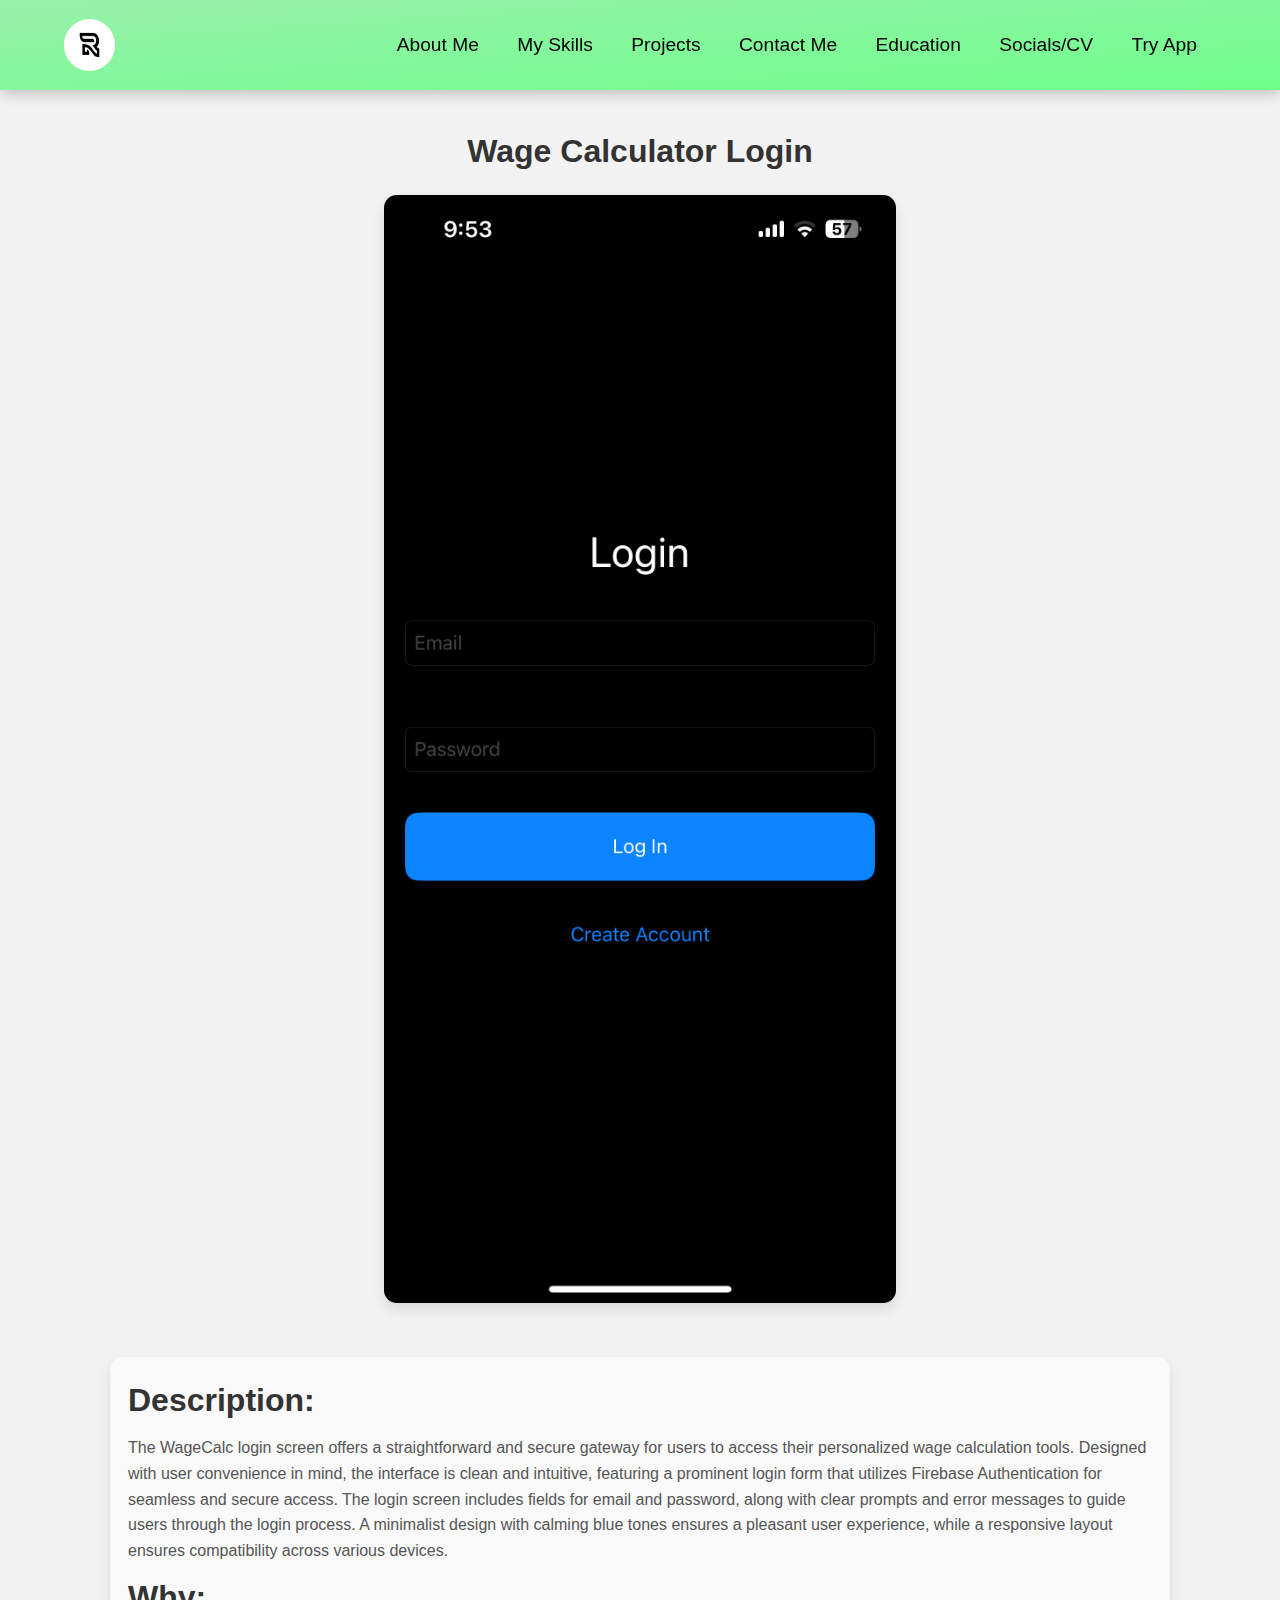
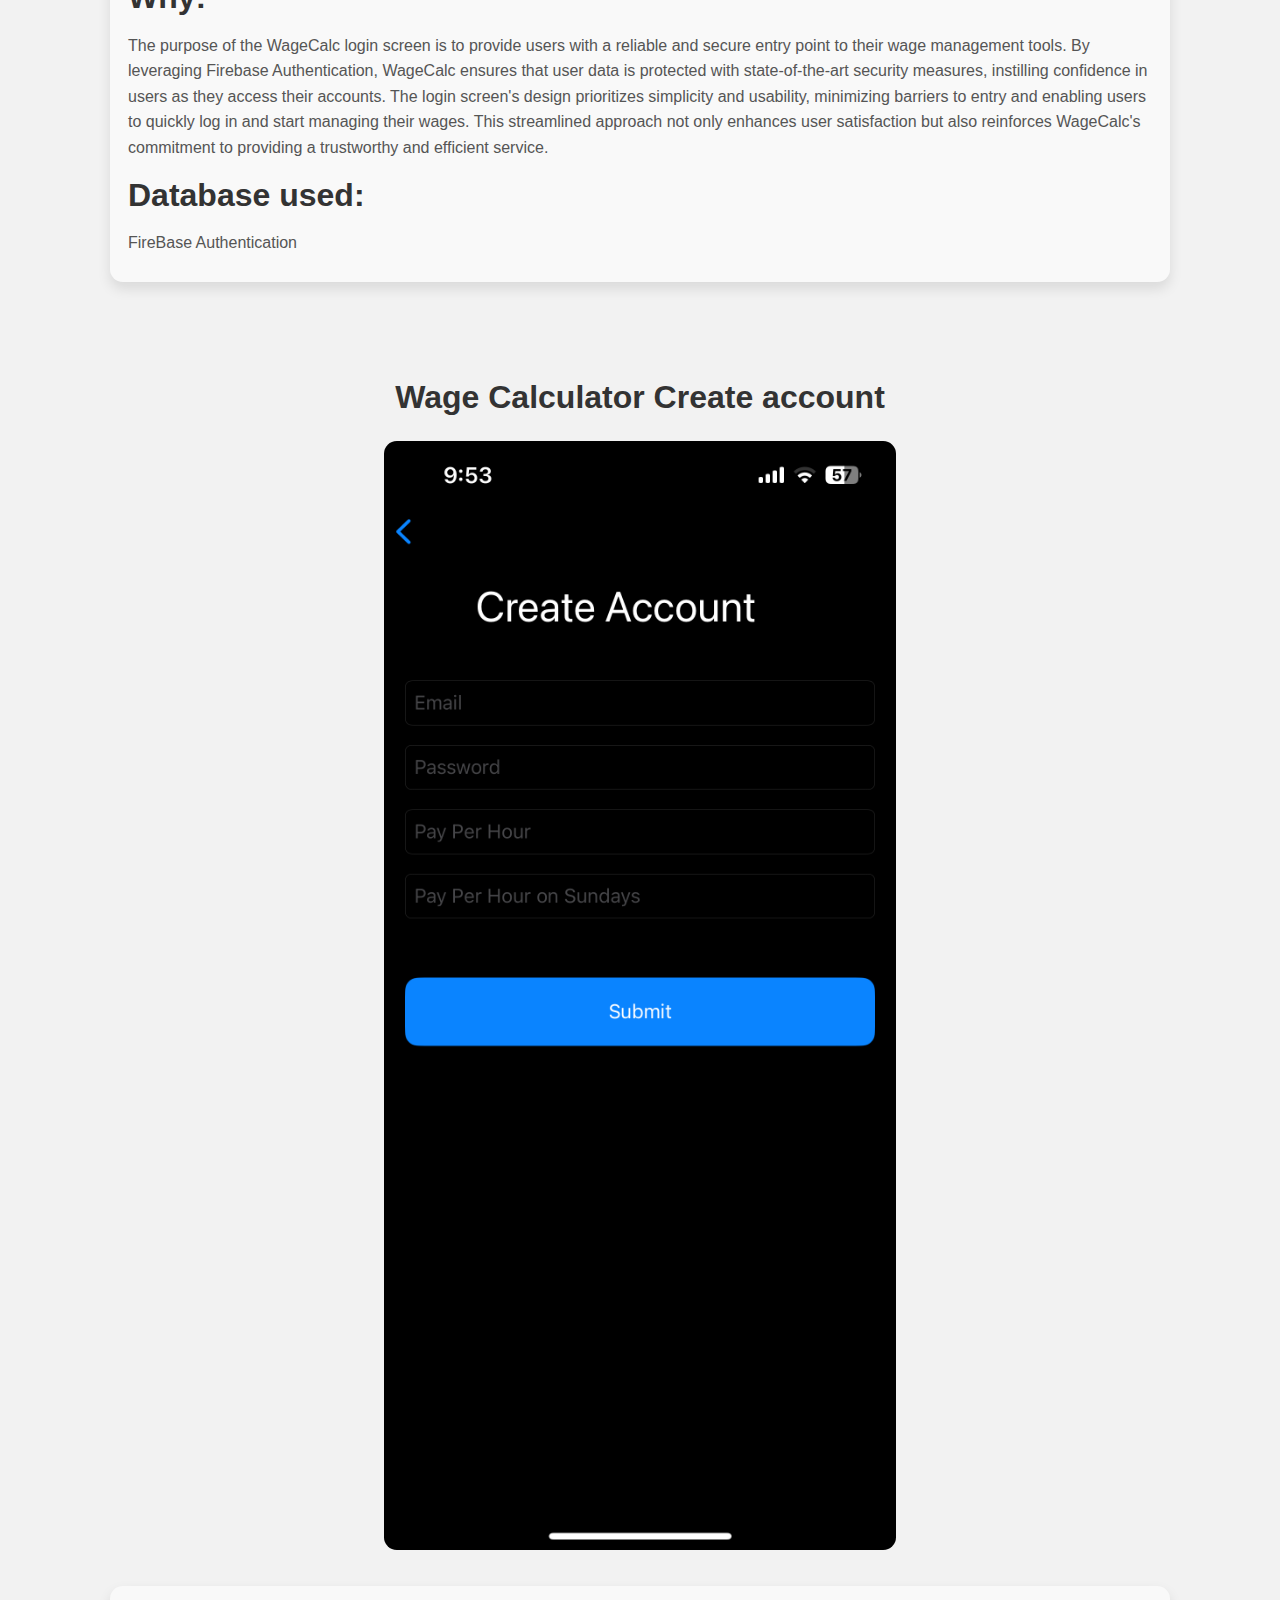
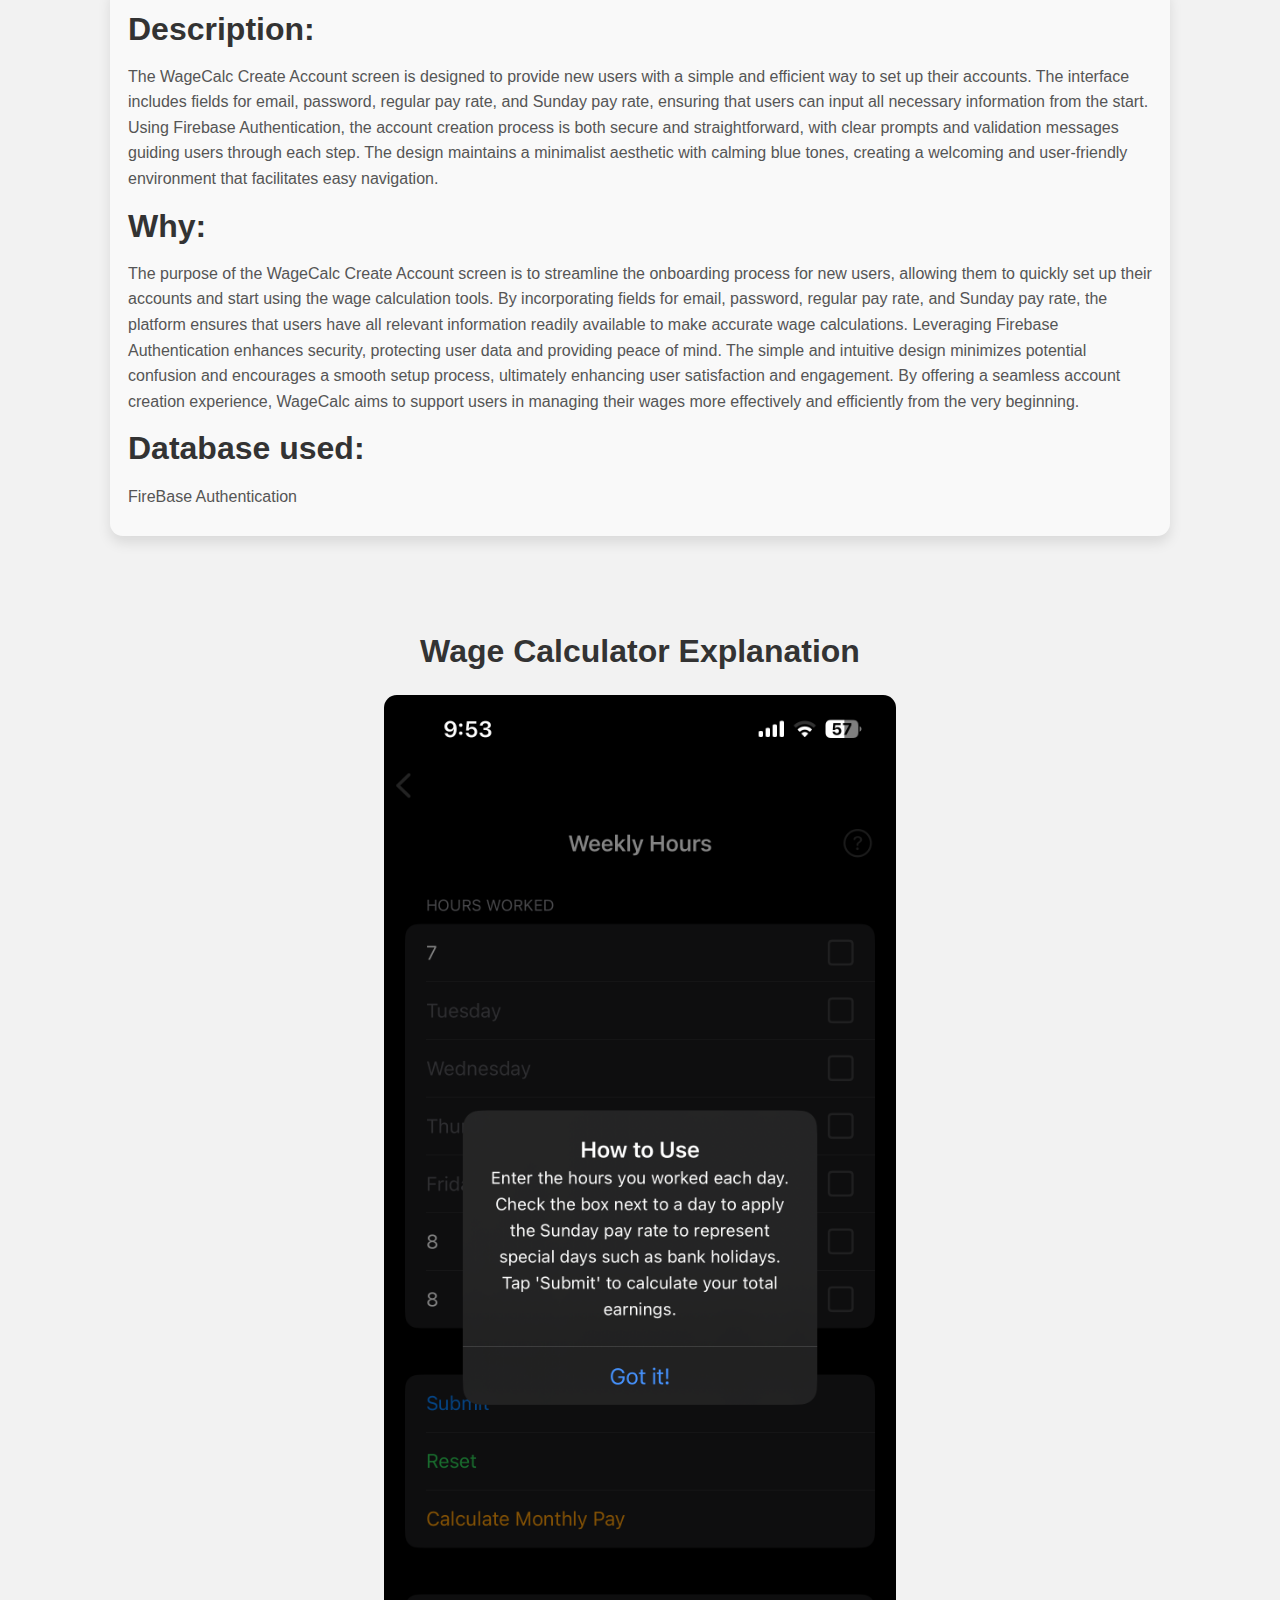
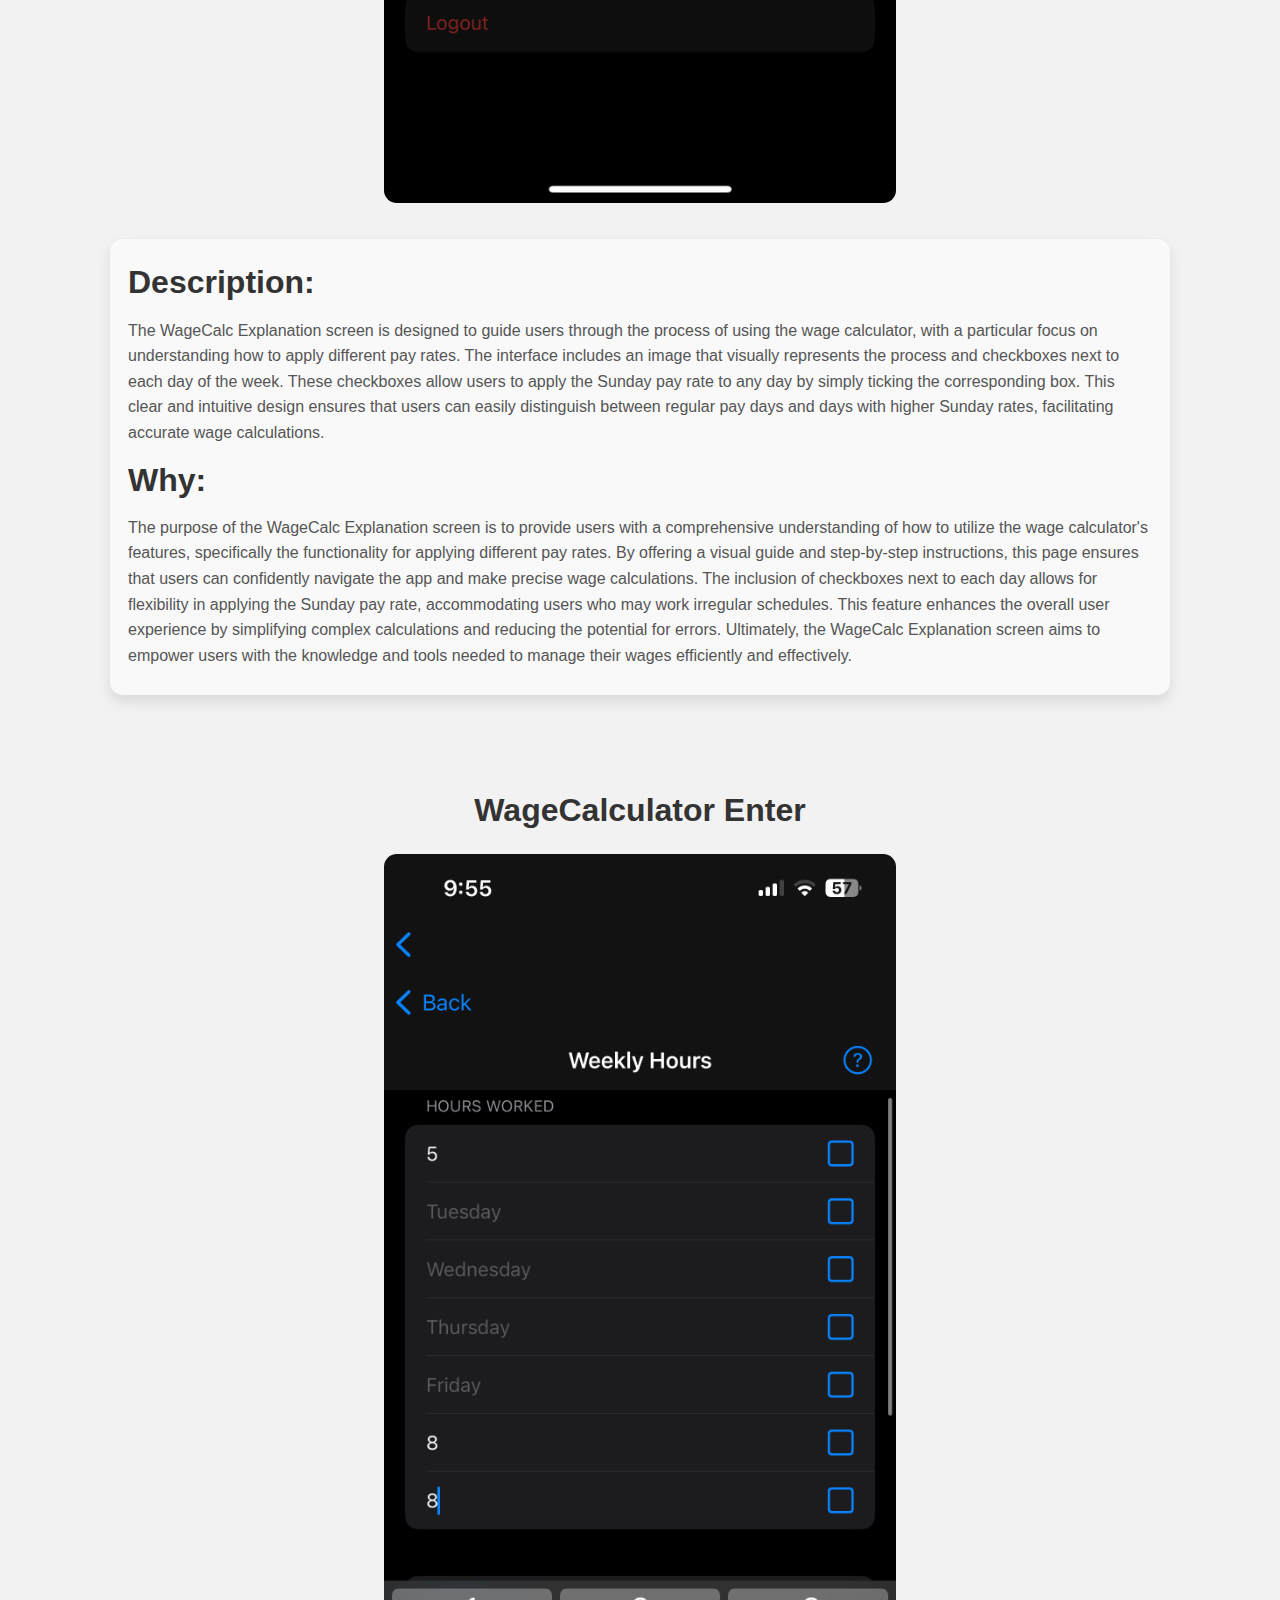
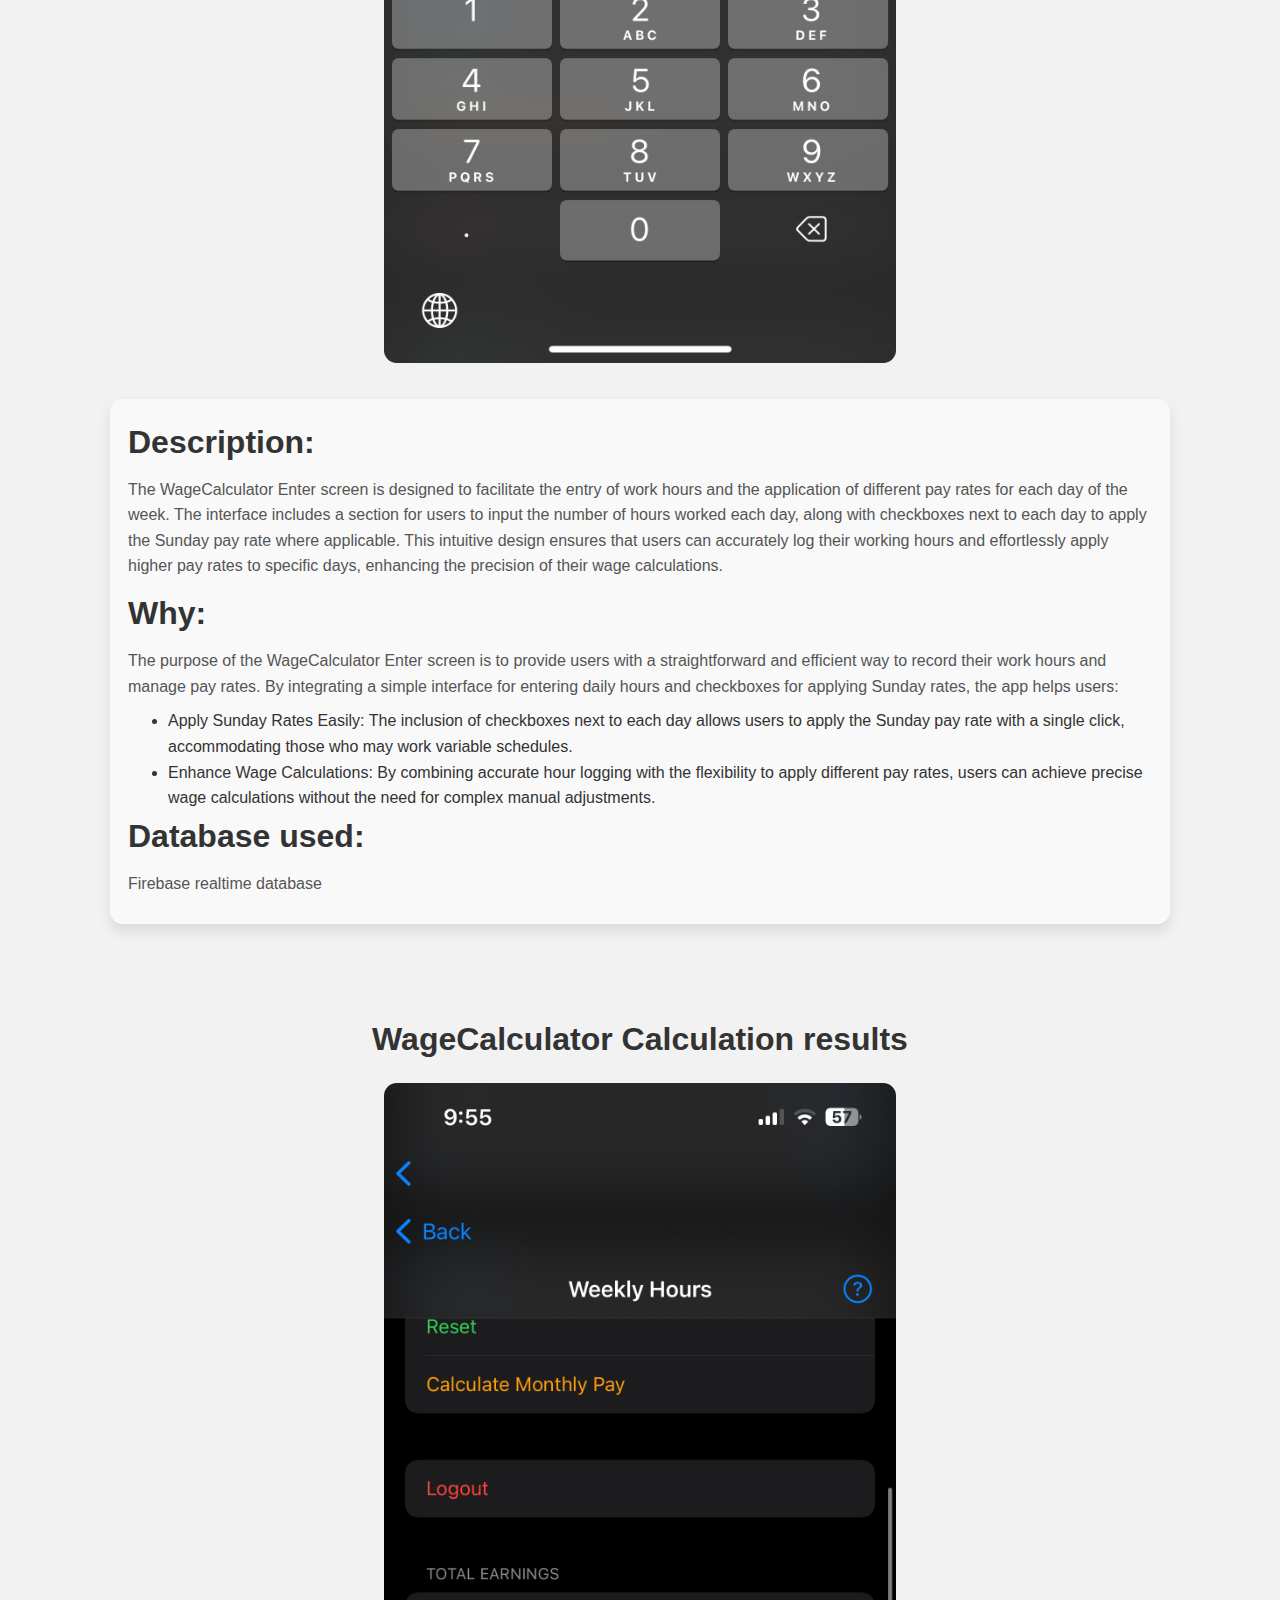
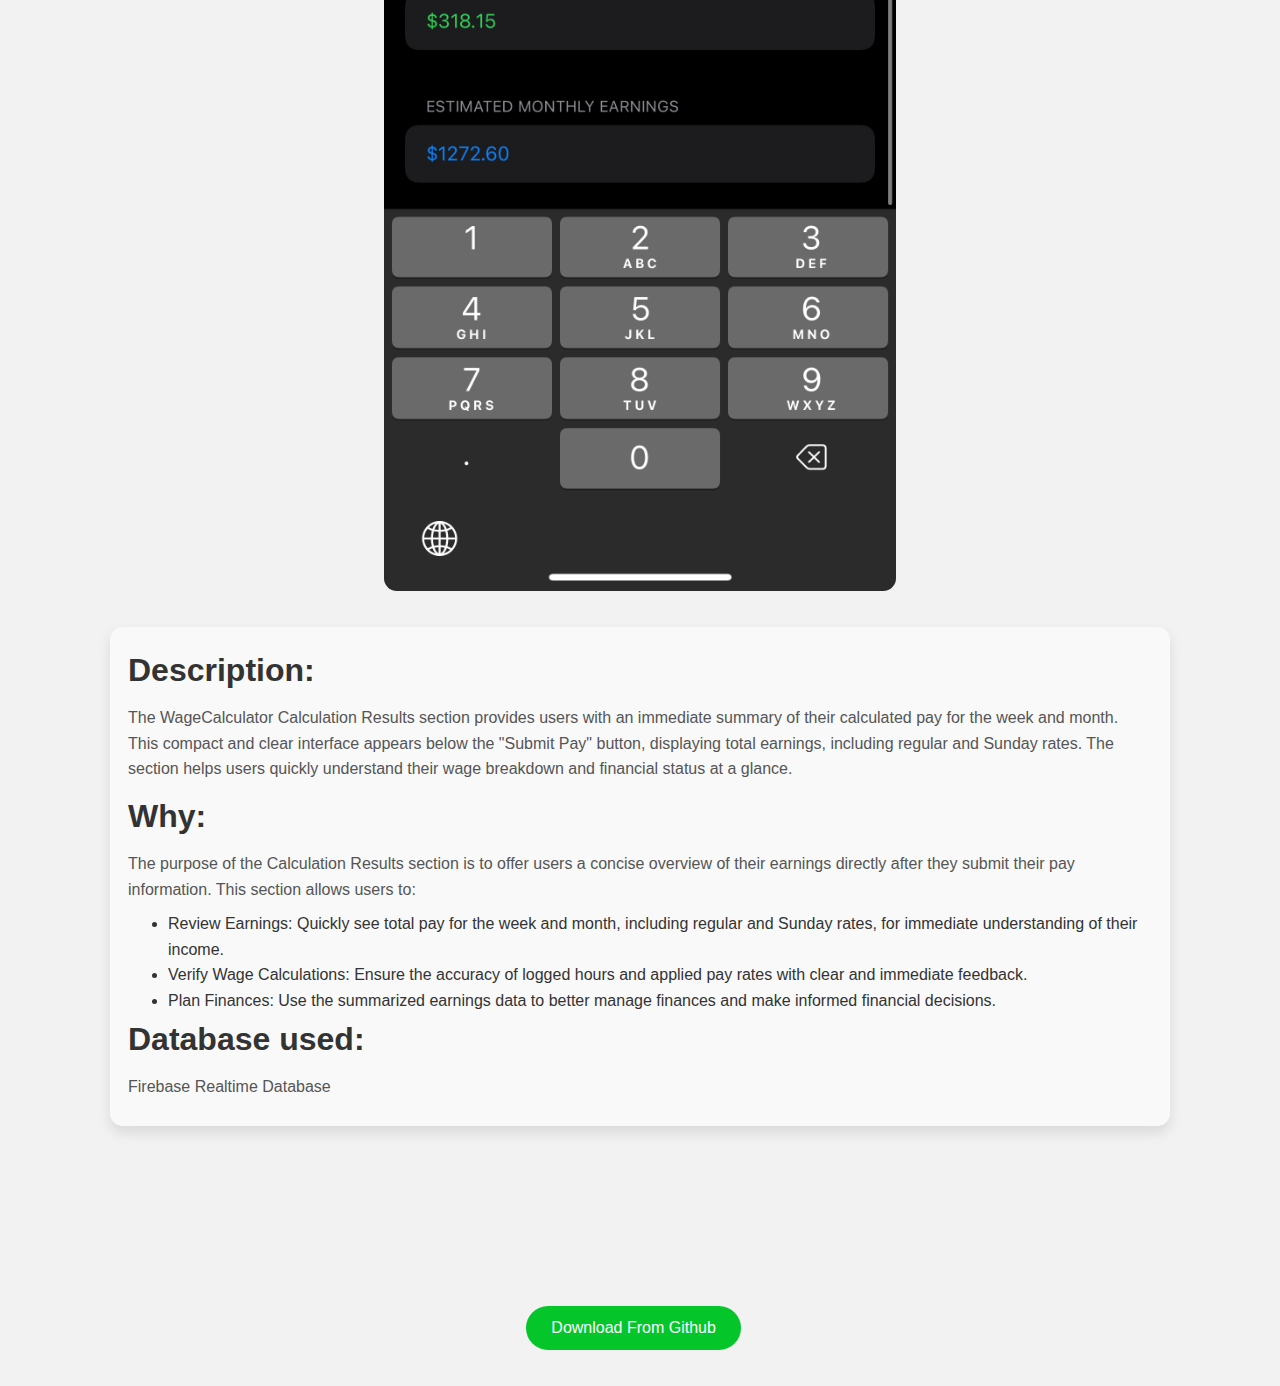
<file: html/wageCalculatorWeb.html>
<html lang="en">
<head>
  <meta charset="UTF-8">
  <meta name="viewport" content="width=device-width, initial-scale=1.0">
  <title>Wage Calculator Web</title>
  <link rel="stylesheet" href="/css/wageCalc.css">
</head>
<body>
    <!-- Navbar -->
    <nav class="navbar">
      <div class="navbar__container">
        <a href="/index.html"><img src="/images/R.png" class="navbar_logo" alt="Logo"></a>
        <ul class="navbar_menu">
          <li class="navbar_item"><a href="/index.html">About Me</a></li>
          <li class="navbar_item"><a href="/index.html">My Skills</a></li>
          <li class="navbar_item"><a href="/index.html">Projects</a></li>
          <li class="navbar_item"><a href="/index.html">Contact Me</a></li>
          <li class="navbar_item"><a href="/index.html">Education</a></li>
          <li class="navbar_item"><a href="/index.html">Socials/CV</a></li>
          <li class="navbar_item"><a href="#checkoutproject">Try App</a></li>

        </ul>
      </div>
    </nav>

    <!-- WageCalc Login -->
    <section class="dailypulseHome">
      <div class="Title">
        <h1>Wage Calculator Login</h1>
      </div>
      <div class="pictureOneHome">
        <img class="homePic1" src="/images/WCP1.PNG" alt="WageCalc Login">
      </div>
      <div class="Text">
        <h1 class="Description">Description:</h1>
        <p class="Desc">The WageCalc login screen offers a straightforward and secure gateway for users to access their personalized wage calculation tools. Designed with user convenience in mind, the interface is clean and intuitive, featuring a prominent login form that utilizes Firebase Authentication for seamless and secure access. The login screen includes fields for email and password, along with clear prompts and error messages to guide users through the login process. A minimalist design with calming blue tones ensures a pleasant user experience, while a responsive layout ensures compatibility across various devices.</p>
        <h1 class="Why">Why:</h1>
        <p class="whyDesc">The purpose of the WageCalc login screen is to provide users with a reliable and secure entry point to their wage management tools. By leveraging Firebase Authentication, WageCalc ensures that user data is protected with state-of-the-art security measures, instilling confidence in users as they access their accounts. The login screen's design prioritizes simplicity and usability, minimizing barriers to entry and enabling users to quickly log in and start managing their wages. This streamlined approach not only enhances user satisfaction but also reinforces WageCalc's commitment to providing a trustworthy and efficient service.</p>

        <h1 class="Database">Database used:</h1>
        <p class="databaseUsedText">FireBase Authentication</p>
      </div>
    </section>

  <!--Wage Calculator Create account Page-->
  <section class="messagePage">
    <div class="Title Messages">
      <h1>Wage Calculator Create account</h1>
    </div>
      <div class="imageForMessages">
        <img class="imageMessage" src="/images/WCP2.PNG" alt="Messages Page">
      </div>
      <div class="Text">
        <h1 class="Description">Description:</h1>
        <p class="Desc">The WageCalc Create Account screen is designed to provide new users with a simple and efficient way to set up their accounts. The interface includes fields for email, password, regular pay rate, and Sunday pay rate, ensuring that users can input all necessary information from the start. Using Firebase Authentication, the account creation process is both secure and straightforward, with clear prompts and validation messages guiding users through each step. The design maintains a minimalist aesthetic with calming blue tones, creating a welcoming and user-friendly environment that facilitates easy navigation.
        </p>
        <h1 class="Why">Why:</h1>
        <p class="whyDesc">The purpose of the WageCalc Create Account screen is to streamline the onboarding process for new users, allowing them to quickly set up their accounts and start using the wage calculation tools. By incorporating fields for email, password, regular pay rate, and Sunday pay rate, the platform ensures that users have all relevant information readily available to make accurate wage calculations. Leveraging Firebase Authentication enhances security, protecting user data and providing peace of mind. The simple and intuitive design minimizes potential confusion and encourages a smooth setup process, ultimately enhancing user satisfaction and engagement. By offering a seamless account creation experience, WageCalc aims to support users in managing their wages more effectively and efficiently from the very beginning.</p>

        <h1 class="Database">Database used:</h1>
        <p class="databaseUsedText">FireBase Authentication</p>
      </div>
  </section>

  <!--Wage Calculator Notification Page-->
  <section class="sleepPage">
    <div class="Title Sleep">
      <h1>Wage Calculator Explanation</h1>
    </div>
      <div class="imageForSleep">
        <img class="imageSleep" src="/images/WCP3.PNG" alt="Messages Page">
      </div>
      <div class="Text">
        <h1 class="Description">Description:</h1>
        <p class="Desc">The WageCalc Explanation screen is designed to guide users through the process of using the wage calculator, with a particular focus on understanding how to apply different pay rates. The interface includes an image that visually represents the process and checkboxes next to each day of the week. These checkboxes allow users to apply the Sunday pay rate to any day by simply ticking the corresponding box. This clear and intuitive design ensures that users can easily distinguish between regular pay days and days with higher Sunday rates, facilitating accurate wage calculations.
        </p>
        <h1 class="Why">Why:</h1>
        <p> The purpose of the WageCalc Explanation screen is to provide users with a comprehensive understanding of how to utilize the wage calculator's features, specifically the functionality for applying different pay rates. By offering a visual guide and step-by-step instructions, this page ensures that users can confidently navigate the app and make precise wage calculations. The inclusion of checkboxes next to each day allows for flexibility in applying the Sunday pay rate, accommodating users who may work irregular schedules. This feature enhances the overall user experience by simplifying complex calculations and reducing the potential for errors. Ultimately, the WageCalc Explanation screen aims to empower users with the knowledge and tools needed to manage their wages efficiently and effectively.</p>
      </div>
  </section>

  <!--WageCalc Enter Page-->
  <section class="schedulePage">
    <div class="Title Schedule">
      <h1>WageCalculator Enter</h1>
    </div>
      <div class="imageForSchedule">
        <img class="imageSchedule" src="/images/WCP4.PNG" alt="Schedule Page">
      </div>
      <div class="Text">
        <h1 class="Description">Description:</h1>
        <p class="Desc">The WageCalculator Enter screen is designed to facilitate the entry of work hours and the application of different pay rates for each day of the week. The interface includes a section for users to input the number of hours worked each day, along with checkboxes next to each day to apply the Sunday pay rate where applicable. This intuitive design ensures that users can accurately log their working hours and effortlessly apply higher pay rates to specific days, enhancing the precision of their wage calculations.
        </p>
        <h1 class="Why">Why:</h1>
        <p> The purpose of the WageCalculator Enter screen is to provide users with a straightforward and efficient way to record their work hours and manage pay rates. By integrating a simple interface for entering daily hours and checkboxes for applying Sunday rates, the app helps users:
        </p>
        <ul>
        <li>Apply Sunday Rates Easily: The inclusion of checkboxes next to each day allows users to apply the Sunday pay rate with a single click, accommodating those who may work variable schedules.</li>
        <li>Enhance Wage Calculations: By combining accurate hour logging with the flexibility to apply different pay rates, users can achieve precise wage calculations without the need for complex manual adjustments.</li>
</ul>
        <h1 class="Database">Database used:</h1>
        <p class="databaseUsedText">Firebase realtime database</p>
      </div>
  </section>

  <!--WageCalculator Calculation results-->
  <section class="exercisePage">
    <div class="Title Exercise">
      <h1>WageCalculator Calculation results</h1>
    </div>
      <div class="imageForExercise">
        <img class="imageExercise" src="/images/WCP5.PNG" alt="Exercise Page">
      </div>
      <div class="Text">
        <h1 class="Description">Description:</h1>
        <p class="Desc">The WageCalculator Calculation Results section provides users with an immediate summary of their calculated pay for the week and month. This compact and clear interface appears below the "Submit Pay" button, displaying total earnings, including regular and Sunday rates. The section helps users quickly understand their wage breakdown and financial status at a glance.</p>
        <h1 class="Why">Why:</h1>
        <p class="whyDesc">The purpose of the Calculation Results section is to offer users a concise overview of their earnings directly after they submit their pay information. This section allows users to:</p>
        <ul>
          <li>Review Earnings: Quickly see total pay for the week and month, including regular and Sunday rates, for immediate understanding of their income.</li>
          <li>Verify Wage Calculations: Ensure the accuracy of logged hours and applied pay rates with clear and immediate feedback.</li>
          <li>Plan Finances: Use the summarized earnings data to better manage finances and make informed financial decisions.</li>
        </ul>
        

        <h1 class="Database">Database used:</h1>
        <p class="databaseUsedText">Firebase Realtime Database</p>
      </div>
  </section>

  <div id="checkoutproject" class="buttonsToTry">
    <a href="https://github.com/RamzMA/Wages-Calculator">Download From Github</a>
  </div>

</body>
</html>
</file>
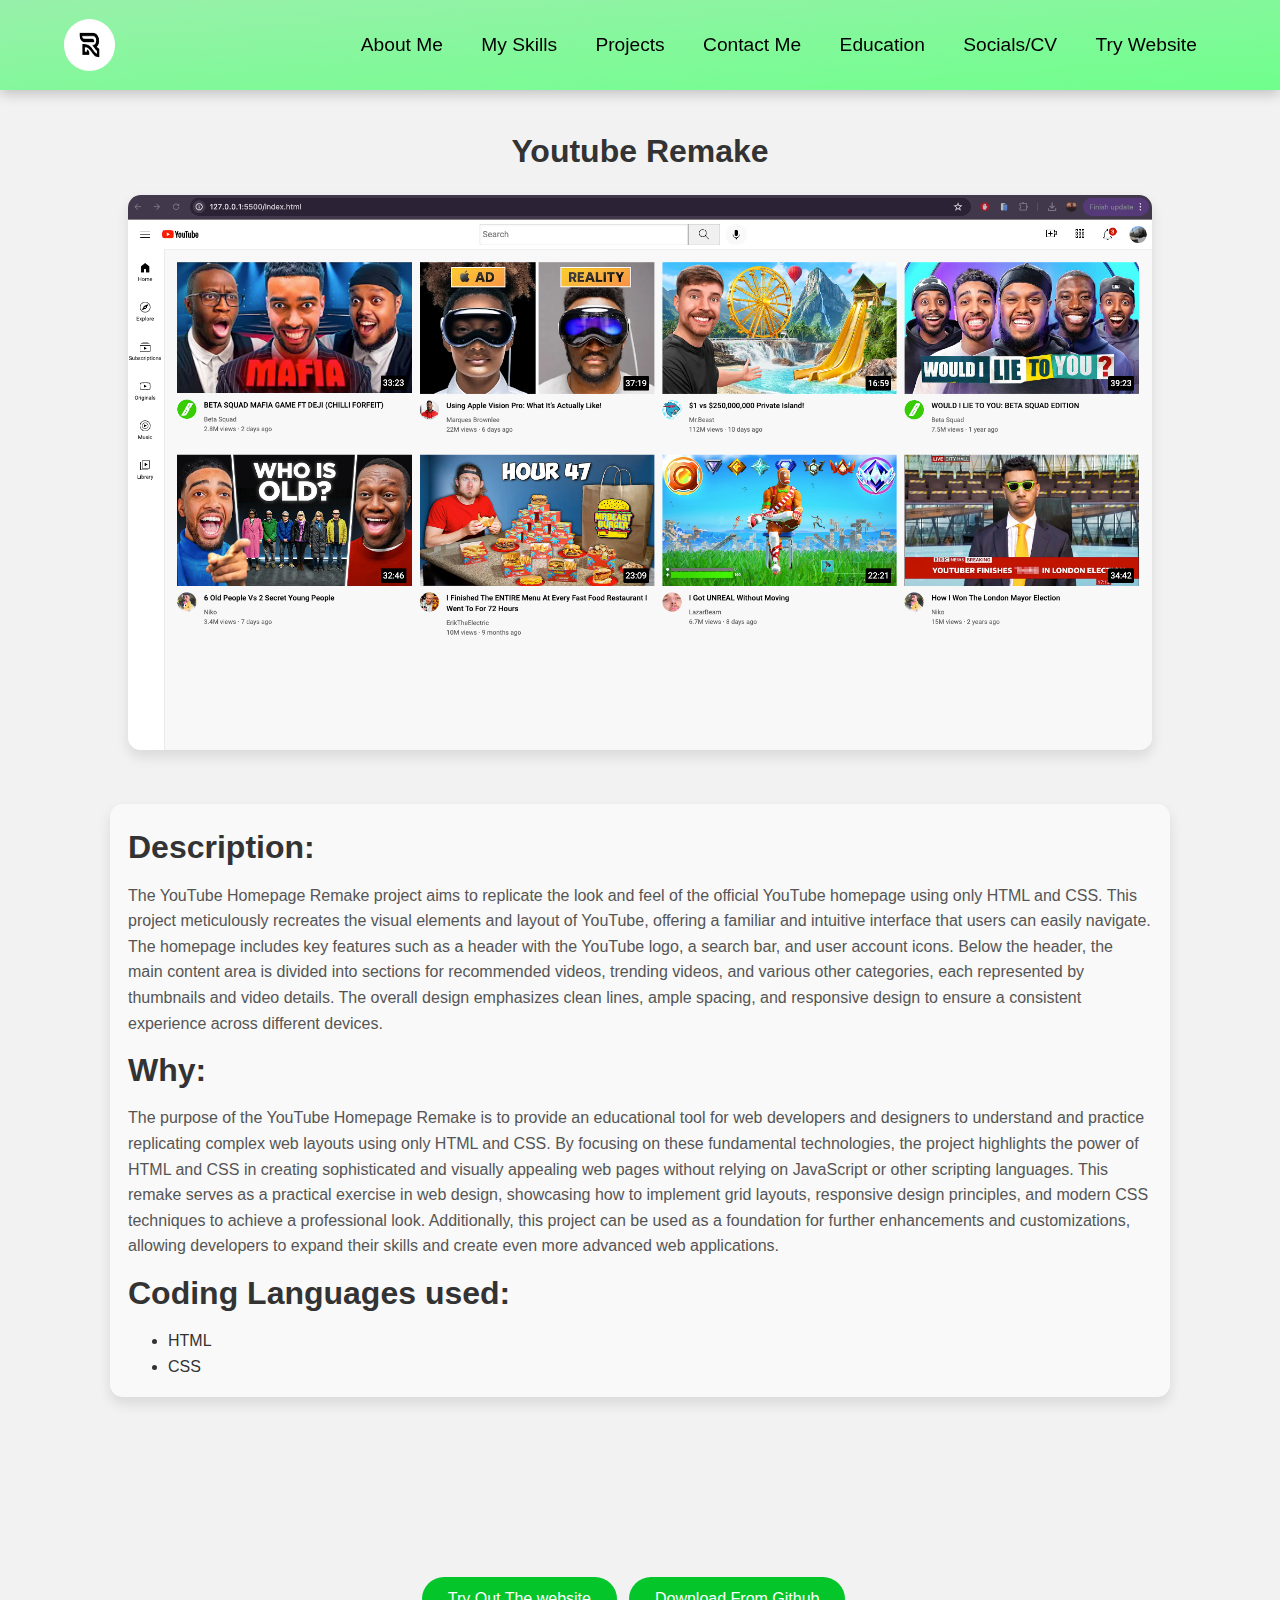
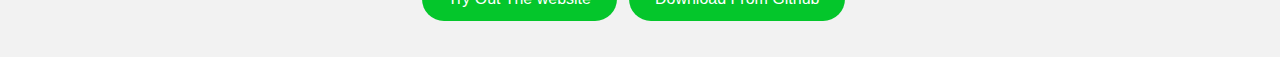
<file: html/youtubeWeb.html>
<html lang="en">
<head>
  <meta charset="UTF-8">
  <meta name="viewport" content="width=device-width, initial-scale=1.0">
  <title>Youtube Web</title>
  <link rel="stylesheet" href="/css/dailypulseWeb.css">
</head>
<body>
    <!-- Navbar -->
    <nav class="navbar">
      <div class="navbar__container">
        <a href="/index.html"><img src="/images/R.png" class="navbar_logo" alt="Logo"></a>
        <ul class="navbar_menu">
          <li class="navbar_item"><a href="/index.html">About Me</a></li>
          <li class="navbar_item"><a href="/index.html">My Skills</a></li>
          <li class="navbar_item"><a href="/index.html">Projects</a></li>
          <li class="navbar_item"><a href="/index.html">Contact Me</a></li>
          <li class="navbar_item"><a href="/index.html">Education</a></li>
          <li class="navbar_item"><a href="/index.html">Socials/CV</a></li>
          <li class="navbar_item"><a href="#checkoutproject">Try Website</a></li>
        </ul>
      </div>
    </nav>

    <!-- Youtube remake Homepage -->
    <section class="dailypulseHome">
      <div class="Title">
        <h1>Youtube Remake</h1>
      </div>
      <div class="pictureOneHome">
        <img class="homePic1" src="/images/YTP1.png" alt="DailyPulse Home Page 1">
      </div>
      <div class="Text">
        <h1 class="Description">Description:</h1>
        <p class="Desc">The YouTube Homepage Remake project aims to replicate the look and feel of the official YouTube homepage using only HTML and CSS. This project meticulously recreates the visual elements and layout of YouTube, offering a familiar and intuitive interface that users can easily navigate. The homepage includes key features such as a header with the YouTube logo, a search bar, and user account icons. Below the header, the main content area is divided into sections for recommended videos, trending videos, and various other categories, each represented by thumbnails and video details. The overall design emphasizes clean lines, ample spacing, and responsive design to ensure a consistent experience across different devices.</p>
        <h1 class="Why">Why:</h1>
        <p class="whyDesc">The purpose of the YouTube Homepage Remake is to provide an educational tool for web developers and designers to understand and practice replicating complex web layouts using only HTML and CSS. By focusing on these fundamental technologies, the project highlights the power of HTML and CSS in creating sophisticated and visually appealing web pages without relying on JavaScript or other scripting languages. This remake serves as a practical exercise in web design, showcasing how to implement grid layouts, responsive design principles, and modern CSS techniques to achieve a professional look. Additionally, this project can be used as a foundation for further enhancements and customizations, allowing developers to expand their skills and create even more advanced web applications.</p>
        <h1 class="codingLanguages">Coding Languages used:</h1>
        <ul class="listOfLanguages">
          <li>HTML</li>
          <li>CSS</li>
        </ul>
      </div>
    </section>

  <div id="checkoutproject" class="buttonsToTry">
    <a class="button" href="https://youtuberemakebyramz.netlify.app/">Try Out The website</a>
    <a href="https://github.com/RamzMA/YoutubeCopy">Download From Github</a>
  </div>

</body>
</html>
</file>
<file: css/index.css>
* {
  margin: 0;
  font-family: 'Trebuchet MS', 'Lucida Sans Unicode', 'Lucida Grande', 'Lucida Sans', Arial, sans-serif;
}

body {
  line-height: 1.6;
}

html {
  scroll-behavior: smooth;
}

/* Navbar */
.navbar_logo {
  width: 6vw;
  height: 6vw;
  border-radius: 50%;
}

.navbar {
  padding: 1vh;
  background: #fff;
  height: 8vh;
  display: flex;
  justify-content: center;
  align-items: center;
  font-size: 1.2rem;
  position: sticky;
  top: 0;
  z-index: 999;
}

.navbar__container {
  display: flex;
  justify-content: space-between;
  align-items: center;
  height: 8vh;
  z-index: 1;
  width: 100%;
  max-width: 100vw;
  margin: 0 auto;
  padding: 0 4vw;
}

.navbar_menu {
  display: flex;
  list-style: none;
  text-align: center;
}

.navbar_item {
  height: 8vh;
}

.navbar_item a {
  display: flex;
  align-items: center;
  padding: 0 2vw;
  height: 100%;
  text-decoration: none;
  color: black;
}

.navbar_item a:hover {
  color: #6fff8c;
  border-radius: 0.3vw;
  transition: all 0.3s ease;
}

#Socials a {
  background-color: #6fff8c;
  border-radius: 100px;
  color: #fff;
  font-weight: bold;
}

/* About Me */
.aboutMe {
  width: 100%;
  background: linear-gradient(to bottom right, #98f0aa, #6fff8c);
  padding: 5vh 0;
}

.aboutMe_container {
  display: flex;
  justify-content: space-around;
  align-items: center;
  max-width: 100vw;
  margin: 0 auto;
  padding: 0 4vw;
}

.text {
  max-width: 50vw;
}

.text h1 {
  font-size: 2.5rem;
  margin-bottom: -1vh;
}

.text h2 {
  font-size: 2rem;
  margin-bottom: 1vh;
}

.nameHere {
  color: rgb(0, 172, 0);
}

.smallDesc {
  font-size: 1.2rem;
  margin-bottom: 2vh;
}

.LearnMoreButton {
  background-color: #04c62b;
  border: none;
  color: #fff;
  padding: 1vh 2vw;
  border-radius: 2vw;
  cursor: pointer;
  font-size: 1rem;
}

.LearnMoreButton:hover {
  background-color: #21f84c;
  transition: 300ms;
}

.myPicture {
  width: 20vw;
  height: 20vw;
  border-radius: 50%;
  margin-left: 40vw;
  object-fit: cover;
  border: 0.5vw solid #fff;
  box-shadow: 0 0.5vw 1vw rgba(0, 0, 0, 0.1);
}

@media screen and (max-width: 600px) {
  .aboutMe {
    width: 100vw;
  }

  .aboutMe_container {
    flex-direction: column;
    text-align: center;
    max-width: 100vw;
  }

  .myPicture {
    margin-top: 2vh;
  }
}

/* About Me */
.about {
  width: 100%;
  background: #fff;
  padding: 5vh 0;
}

.aboutTitle {
  font-size: 2.5rem;
  display: flex;
  justify-content: center;
  font-weight: bold;
}

.Abouthere {
  color: #0bb62d;
  margin-right: 0.5rem;
}

.aboutPicture {
  margin-left: 20vw;
  position: relative;
  display: inline-block;
}

.myPicture2 {
  width: 20vw;
  height: 20vw;
  border-radius: 50%;
  object-fit: cover;
  border: 0.5vw solid #000000;
  box-shadow: 0 0.5vw 1vw rgba(0, 0, 0, 0.1);
}

.current {
  background-color: black;
  display: inline;
  padding: 1vh;
  border-radius: 2vw;
  position: absolute;
  left: -8vw;
  bottom: 1vh;
  color: #fff;
}

.about_container {
  display: flex;
  flex-direction: row;
}

.aboutInfo {
  display: flex;
  flex-direction: column;
  margin-left: 10vw;
  padding: 5vh;
  font-size: 1vw;
}

.introToMe {
  font-size: 2.5vw;
  margin-bottom: 0.2vh;
}

.miniBio {
  font-size: 1.8vw;
  margin-bottom: 0.5vh;
}

.longAbout,
.longAbout2 {
  margin-bottom: 1vh;
  color: grey;
}

.buttonsHere {
  margin-top: 1vh;
}

.checkOutWork,
.skills {
  background-color: #04c62b;
  border: none;
  color: #fff;
  padding: 1vh 2vw;
  border-radius: 2vw;
  cursor: pointer;
  font-size: 1rem;
}

.checkOutWork:hover,
.skills:hover {
  background-color: #21f84c;
  transition: 300ms;
}

/* Skills */
.skillsSection {
  width: 100%;
  background: linear-gradient(to bottom right, #98f0aa, #6fff8c);
  padding: 5vh 0;
  text-align: center;
}

.SkillsTitle {
  font-size: 2.5rem;
  display: flex;
  justify-content: center;
  font-weight: bold;
  color: #000000;
  margin-bottom: 3vh;
}

.Abouthere {
  color: #0bb62d;
  margin-right: 0.5rem;
}

.skills_container {
  display: grid;
  grid-template-columns: repeat(4, 1fr);
  gap: 2vw;
  max-width: 80vw;
  margin: 0 auto;
  padding: 0 4vw;
}

.skill {
  display: flex;
  flex-direction: column;
  align-items: center;
  background: #fff;
  padding: 2vh;
  border-radius: 1vw;
  box-shadow: 0 0.5vw 1vw rgba(0, 0, 0, 0.1);
  transition: transform 0.3s;
}

.skill i {
  font-size: 2rem;
  margin-bottom: 1vh;
  color: #0bb62d;
}

.skill p {
  font-size: 1rem;
  color: #333;
  margin: 0.5vh 0;
}

.skill:hover {
  transform: translateY(-0.5vh);
}

@media screen and (max-width: 1200px) {
  .skills_container {
    grid-template-columns: repeat(3, 1fr);
  }
}

@media screen and (max-width: 900px) {
  .skills_container {
    grid-template-columns: repeat(2, 1fr);
  }
}

@media screen and (max-width: 600px) {
  .skills_container {
    grid-template-columns: repeat(1, 1fr);
  }

  .skill i {
    font-size: 1.5rem;
  }

  .skill p {
    font-size: 0.9rem;
  }
}

/* Project */
.projectTitle {
  padding: 5vh 0;
  font-size: 2.5rem;
  display: flex;
  justify-content: center;
  font-weight: bold;
  color: #000000;
  margin-bottom: 3vh;
}

.projects_container {
  display: grid;
  grid-template-columns: repeat(auto-fill, minmax(25vw, 1fr));
  gap: 2vw;
  max-width: 80vw;
  margin: 0 auto;
  padding: 0vh 4vw 8vh 4vw;
}

.project {
  display: flex;
  flex-direction: column;
  align-items: center;
  background: #fff;
  padding: 2vh;
  border-radius: 1vw;
  box-shadow: 0 0.5vw 1vw rgba(0, 0, 0, 0.1);
  transition: transform 0.3s;
  text-align: center;
}

.project img {
  max-width: 100%;
  border-radius: 1vw;
  margin-bottom: 1.5vh;
}

.project h3 {
  font-size: 1.5rem;
  margin: 1vh 0;
}

.proj {
  height: 15vh;
}

.madeFrom {
  display: flex;
  gap: 1vw;
  justify-content: center;
  margin-top: 1vh;
}

.madeFrom i {
  font-size: 1.2rem;
  color: #000;
}

.project:hover {
  transform: translateY(-0.5vh);
}

@media screen and (max-width: 768px) {
  .projects_container {
    grid-template-columns: repeat(auto-fill, minmax(20vw, 1fr));
  }

  .project h3 {
    font-size: 1.2rem;
  }

  .madeFrom i {
    font-size: 1rem;
  }
}

@media screen and (max-width: 480px) {
  .projects_container {
    grid-template-columns: 1fr;
  }

  .project h3 {
    font-size: 1rem;
  }

  .madeFrom i {
    font-size: 0.9rem;
  }
}

.buttonLink.buttonLinkBottom1 {
  margin-top: 8vh;
  background-color: #04c62b;
  border: none;
  color: #fff;
  padding: 1vh 2vw;
  border-radius: 2vw;
  cursor: pointer;
  font-size: 1rem;
}

.buttonLink.buttonLinkBottom1:hover {
  background-color: #21f84c;
  transition: 300ms;
}

.buttonLink.buttonLinkBottom2 {
  margin-top: 7.6vh;
  background-color: #04c62b;
  border: none;
  color: #fff;
  padding: 1vh 2vw;
  border-radius: 2vw;
  cursor: pointer;
  font-size: 1rem;
}

.buttonLink.buttonLinkBottom2:hover {
  background-color: #21f84c;
  transition: 300ms;
}

.buttonLink.buttonLinkBottom3 {
  margin-top: 5.9vh;
  background-color: #04c62b;
  border: none;
  color: #fff;
  padding: 1vh 2vw;
  border-radius: 2vw;
  cursor: pointer;
  font-size: 1rem;
}

.buttonLink.buttonLinkBottom:hover {
  background-color: #21f84c;
  transition: 300ms;
}

.buttonLink.buttonLinkBottom4 {
  margin-top: 5.9vh;
  background-color: #a3f9b4;
  border: none;
  color: #fff;
  padding: 1vh 2vw;
  border-radius: 2vw;
  cursor: pointer;
  font-size: 1rem;
}

.checkIt.checkIt4:hover {
  background-color: #21f84c;
  transition: 300ms;
}

/* Contact */
.contact {
  width: 100%;
  background: linear-gradient(to bottom right, #98f0aa, #6fff8c);
  padding: 5vh 0;
  text-align: center;
}

.contactTitle {
  font-size: 2.5rem;
  display: flex;
  justify-content: center;
  font-weight: bold;
  color: #000000;
  margin-bottom: 0vh;
}

.contact_container {
  display: flex;
  align-items: center;
  justify-content: center;
  flex-wrap: wrap;
  gap: 2vw;
  padding: 2vh;
}

.contact_left {
  display: flex;
  flex-direction: column;
  align-items: start;
  gap: 2vh;
  max-width: 50vw;
  width: 100%;
}

.contact_left_title hr {
  border: none;
  width: 30vw;
  height: 0.5vh;
  margin-left: 10vw;
  background-color: #04c62b;
  border-radius: 1vw;
  margin-bottom: 2vh;
}

.contact_inputs {
  width: 100%;
  height: 5vh;
  border: none;
  outline: none;
  padding-left: 2.5vw;
  font-weight: 500;
  color: #666;
  border-radius: 2.5vw;
  background-color: #f1f1f1;
}

.contact_left textarea {
  height: 14vh;
  padding-top: 1.5vh;
  border-radius: 2vw;
  resize: none;
}

.contact_inputs:focus {
  border: 0.2vw solid #04c62b;
}

.contact_inputs::placeholder {
  color: #a9a9a9;
}

.contactButton {
  display: flex;
  align-items: center;
  padding: 1.5vh 3vw;
  font-size: 1.6vh;
  color: #fff;
  gap: 1vw;
  border: none;
  border-radius: 2.5vw;
  background: linear-gradient(270deg, #04c62b, #21f84c);
  cursor: pointer;
  transition: 300ms;
}

.contactButton:hover {
  background: linear-gradient(270deg, #21f84c, #04c62b);
}

@media (max-width: 800px) {
  .contact_inputs {
    width: 100%;
  }
  .contact_left {
    width: 100%;
  }
}

/* Education */
.education {
  padding: 5vh 0;
}

.educationTitle {
  font-size: 2.5rem;
  display: flex;
  justify-content: center;
  font-weight: bold;
  color: #000000;
  margin-bottom: 3vh;
}

.education_container {
  display: grid;
  grid-template-columns: repeat(2, 1fr);
  gap: 2vw;
  max-width: 80vw;
  margin: 0 auto;
  padding: 0 4vw;
}

.educationItem {
  background: #fff;
  padding: 2vh;
  border-radius: 1vw;
  box-shadow: 0 0.5vw 1vw rgba(0, 0, 0, 0.1);
  transition: transform 0.3s;
}

.educationItem:hover {
  transform: translateY(-0.5vh);
}

.educationItem h3 {
  font-size: 1.8rem;
  margin-bottom: 1vh;
}

.modules {
  margin-bottom: 2vh;
}

.modules h4 {
  font-size: 1.2rem;
  margin-bottom: 1vh;
}

.modules ul {
  list-style: none;
  padding: 0;
}

.modules li {
  font-size: 1rem;
  margin-bottom: 0.5vh;
}

@media screen and (max-width: 768px) {
  .education_container {
    grid-template-columns: 1fr;
  }

  .educationItem h3 {
    font-size: 1.5rem;
  }

  .modules h4 {
    font-size: 1.1rem;
  }

  .modules li {
    font-size: 0.9rem;
  }
}

/* Socials */
.socials {
  width: 100%;
  background: linear-gradient(to bottom right, #98f0aa, #6fff8c);
  padding: 5vh 0;
  text-align: center;
}

.socialTitle {
  font-size: 2.5rem;
  display: flex;
  justify-content: center;
  font-weight: bold;
  color: #000000;
  margin-bottom: 2vh;
}

.social_container {
  display: flex;
  justify-content: center;
  gap: 2vw;
}

.icon {
  display: inline-flex;
  justify-content: center;
  align-items: center;
  width: 8vw;
  height: 8vw;
  border-radius: 50%;
  background-color: #fff;
  box-shadow: 0 0.5vw 1vw rgba(0, 0, 0, 0.1);
  transition: transform 0.3s, box-shadow 0.3s;
  text-decoration: none;
  margin-bottom: 2vh;
}

.icon i {
  font-size: 2.5rem;
  color: #04c62b;
}

.icon:hover {
  transform: translateY(-0.5vh);
  box-shadow: 0 1vw 2vw rgba(0, 0, 0, 0.2);
}

@media (max-width: 600px) {
  .social_container {
    flex-direction: column;
    gap: 1.5vh;
  }

  .icon {
    width: 7vw;
    height: 7vw;
  }

  .icon i {
    font-size: 2rem;
  }
}

/* Button styling */
.buttonLink {
  display: inline-block;
  background-color: #04c62b;
  border: none;
  color: #fff;
  padding: 1vh 2vw;
  border-radius: 2vw;
  cursor: pointer;
  font-size: 1rem;
  text-decoration: none;
  text-align: center;
}

.buttonLink:hover {
  background-color: #21f84c;
  transition: 300ms;
}
</file>
<file: css/dailypulseWeb.css>
* {
  margin: 0;
  font-family: 'Trebuchet MS', 'Lucida Sans Unicode', 'Lucida Grande', 'Lucida Sans', Arial, sans-serif;
}

body {
  line-height: 1.6;
  color: #333;
  background-color: #f2f2f2;
}

html {
  scroll-behavior: smooth;
}

/* Navbar */
.navbar_logo {
  width: 4vw;
  height: 4vw;
  border-radius: 50%;
}

.navbar {
  padding: 1vh;
  background: linear-gradient(to bottom right, #98f0aa, #6fff8c);
  height: 8vh;
  display: flex;
  justify-content: center;
  align-items: center;
  font-size: 1.2rem;
  position: sticky;
  top: 0;
  z-index: 999;
  box-shadow: 0 0.5vh 1vw rgba(0, 0, 0, 0.2);
}

.navbar__container {
  display: flex;
  justify-content: space-between;
  align-items: center;
  height: 8vh;
  width: 100%;
  max-width: 90vw;
  margin: 0 auto;
  padding: 0 2vw;
}

.navbar_menu {
  display: flex;
  list-style: none;
  text-align: center;
}

.navbar_item {
  height: 8vh;
}

.navbar_item a {
  display: flex;
  align-items: center;
  padding: 0 1.5vw;
  height: 100%;
  text-decoration: none;
  color: black;
  transition: color 0.3s ease;
}

.navbar_item a:hover {
  color: #6fff8c;
}

#Socials a {
  background-color: #6fff8c;
  border-radius: 100px;
  color: #fff;
  font-weight: bold;
  padding: 0.5vh 1vw;
}

/* Homepage */
.pictureOneHome {
  display: flex;
  justify-content: center;
}

.Title {
  display: flex;
  justify-content: center;
  margin-top: 4vh;
  margin-bottom: 2vh;
}

.homePic1 {
  height: auto;
  width: 100%;
  max-width: 80vw;
  margin-bottom: 2vh;
  border-radius: 1vw;
  box-shadow: 0 0.5vw 1vw rgba(0, 0, 0, 0.1);
}

.homePic {
  height: auto;
  width: 100%;
  max-width: 40vw;
  margin: 2vh;
  border-radius: 1vw;
  box-shadow: 0 0.5vw 1vw rgba(0, 0, 0, 0.1);
}

.pictureTwoThreeFourHome {
  display: flex;
  justify-content: center;
  flex-wrap: wrap;
  gap: 0.5vw;
}

.Text {
  width: 100%;
  max-width: 80vw;
  margin: 4vh auto;
  padding: 2vh;
  background: #f9f9f9;
  border-radius: 1vw;
  box-shadow: 0 0.5vw 1vw rgba(0, 0, 0, 0.1);
  font-size: 1rem;
  line-height: 1.6;
}

.Text h1 {
  margin-bottom: 1vh;
  color: #333;
}

.Text p {
  margin-bottom: 1vh;
  color: #555;
}

/*Messages*/
.Title.Messages {
  margin-top: 10vh;
}

.imageForMessages {
  display: flex;
  justify-content: center;
}

.imageMessage {
  width: 80vw;
  border-radius: 1vw;
}

/*Sleep page*/
.Title.Sleep {
  margin-top: 10vh;
}

.imageForSleep {
  display: flex;
  justify-content: center;
  gap: 1vw;
}

.imageSleep {
  width: 53vw;
  border-radius: 1vw;
}

/*Schedule page*/
.Title.Schedule {
  margin-top: 10vh;
}

.imageForSchedule {
  display: flex;
  justify-content: center;
  gap: 1vw;
  flex-wrap: wrap;
}

.imageSchedule {
  width: 53vw;
  border-radius: 1vw;
}

/*Exercise page*/
.Title.Exercise {
  margin-top: 10vh;
}

.imageForExercise {
  display: flex;
  justify-content: center;
  gap: 1vw;
}

.imageExercise {
  width: 86vw;
  border-radius: 1vw;
}

/*Work page*/
.Title.Work {
  margin-top: 10vh;
}

.imageForWork {
  display: flex;
  justify-content: center;
  gap: 1vw;
  flex-wrap: wrap;
}

.imageWork {
  width: 53vw;
  border-radius: 1vw;
}

/*Steps page*/
.Title.Steps {
  margin-top: 10vh;
}

.imageForSteps {
  display: flex;
  justify-content: center;
  gap: 1vw;
  flex-wrap: wrap;
}

.imageSteps {
  width: 80vw;
  border-radius: 1vw;
}

/*login page*/
.Title.Login {
  margin-top: 10vh;
}

.imageForWork {
  display: flex;
  justify-content: center;
  gap: 1vw;
  flex-wrap: wrap;
}

.imageLogin {
  width: 80vw;
  border-radius: 1vw;
}

.buttonsToTry {
  display: flex;
  justify-content: center;
}

.buttonsToTry a {
  margin-top: 16vh;
  background-color: #04c62b;
  border: none;
  color: #fff;
  padding: 1vh 2vw;
  border-radius: 2vw;
  cursor: pointer;
  font-size: 1rem;
  margin-bottom: 4vh;
  margin-right: 1vw;
  text-decoration: none;
}

.buttonsToTry a:hover {
  background-color: #039e22;
  transform: translateY(-0.5vh);
  transition: 500ms;
}
</file>
<file: css/wageCalc.css>
* {
  margin: 0;
  font-family: 'Trebuchet MS', 'Lucida Sans Unicode', 'Lucida Grande', 'Lucida Sans', Arial, sans-serif;
}

body {
  line-height: 1.6;
  color: #333;
  background-color: #f2f2f2;
}

html {
  scroll-behavior: smooth;
}

/* Navbar */
.navbar_logo {
  width: 4vw;
  height: 4vw;
  border-radius: 50%;
}

.navbar {
  padding: 1vh;
  background: linear-gradient(to bottom right, #98f0aa, #6fff8c);
  height: 8vh;
  display: flex;
  justify-content: center;
  align-items: center;
  font-size: 1.2rem;
  position: sticky;
  top: 0;
  z-index: 999;
  box-shadow: 0 0.5vh 1vw rgba(0, 0, 0, 0.2);
}

.navbar__container {
  display: flex;
  justify-content: space-between;
  align-items: center;
  height: 8vh;
  width: 100%;
  max-width: 90vw;
  margin: 0 auto;
  padding: 0 2vw;
}

.navbar_menu {
  display: flex;
  list-style: none;
  text-align: center;
}

.navbar_item {
  height: 8vh;
}

.navbar_item a {
  display: flex;
  align-items: center;
  padding: 0 1.5vw;
  height: 100%;
  text-decoration: none;
  color: black;
  transition: color 0.3s ease;
}

.navbar_item a:hover {
  color: #6fff8c;
}

#Socials a {
  background-color: #6fff8c;
  border-radius: 100px;
  color: #fff;
  font-weight: bold;
  padding: 0.5vh 1vw;
}

/* Homepage */
.pictureOneHome {
  display: flex;
  justify-content: center;
}

.Title {
  display: flex;
  justify-content: center;
  margin-top: 4vh;
  margin-bottom: 2vh;
}

.homePic1 {
  height: auto;
  width: 100%;
  max-width: 40vw;
  margin-bottom: 2vh;
  border-radius: 1vw;
  box-shadow: 0 0.5vw 1vw rgba(0, 0, 0, 0.1);
}

.homePic {
  height: auto;
  width: 100%;
  max-width: 40vw;
  margin: 2vh;
  border-radius: 1vw;
  box-shadow: 0 0.5vw 1vw rgba(0, 0, 0, 0.1);
}

.pictureTwoThreeFourHome {
  display: flex;
  justify-content: center;
  flex-wrap: wrap;
  gap: 0.5vw;
}

.Text {
  width: 100%;
  max-width: 80vw;
  margin: 4vh auto;
  padding: 2vh;
  background: #f9f9f9;
  border-radius: 1vw;
  box-shadow: 0 0.5vw 1vw rgba(0, 0, 0, 0.1);
  font-size: 1rem;
  line-height: 1.6;
}

.Text h1 {
  margin-bottom: 1vh;
  color: #333;
}

.Text p {
  margin-bottom: 1vh;
  color: #555;
}

/*Messages*/
.Title.Messages {
  margin-top: 10vh;
}

.imageForMessages {
  display: flex;
  justify-content: center;
}

.imageMessage {
  width: 40vw;
  border-radius: 1vw;
}

/*Sleep page*/
.Title.Sleep {
  margin-top: 10vh;
}

.imageForSleep {
  display: flex;
  justify-content: center;
  gap: 1vw;
}

.imageSleep {
  width: 40vw;
  border-radius: 1vw;
}

/*Schedule page*/
.Title.Schedule {
  margin-top: 10vh;
}

.imageForSchedule {
  display: flex;
  justify-content: center;
  gap: 1vw;
  flex-wrap: wrap;
}

.imageSchedule {
  width: 40vw;
  border-radius: 1vw;
}

/*Exercise page*/
.Title.Exercise {
  margin-top: 10vh;
}

.imageForExercise {
  display: flex;
  justify-content: center;
  gap: 1vw;
}

.imageExercise {
  width: 40vw;
  border-radius: 1vw;
}

/*Work page*/
.Title.Work {
  margin-top: 10vh;
}

.imageForWork {
  display: flex;
  justify-content: center;
  gap: 1vw;
  flex-wrap: wrap;
}

.imageWork {
  width: 40vw;
  border-radius: 1vw;
}

/*Steps page*/
.Title.Steps {
  margin-top: 10vh;
}

.imageForSteps {
  display: flex;
  justify-content: center;
  gap: 1vw;
  flex-wrap: wrap;
}

.imageSteps {
  width: 80vw;
  border-radius: 1vw;
}

/*login page*/
.Title.Login {
  margin-top: 10vh;
}

.imageForWork {
  display: flex;
  justify-content: center;
  gap: 1vw;
  flex-wrap: wrap;
}

.imageLogin {
  width: 80vw;
  border-radius: 1vw;
}

.buttonsToTry {
  display: flex;
  justify-content: center;
}

.buttonsToTry a {
  margin-top: 16vh;
  background-color: #04c62b;
  border: none;
  color: #fff;
  padding: 1vh 2vw;
  border-radius: 2vw;
  cursor: pointer;
  font-size: 1rem;
  margin-bottom: 4vh;
  margin-right: 1vw;
  text-decoration: none;
}

.buttonsToTry a:hover {
  background-color: #039e22;
  transform: translateY(-0.5vh);
  transition: 500ms;
}
</file>
